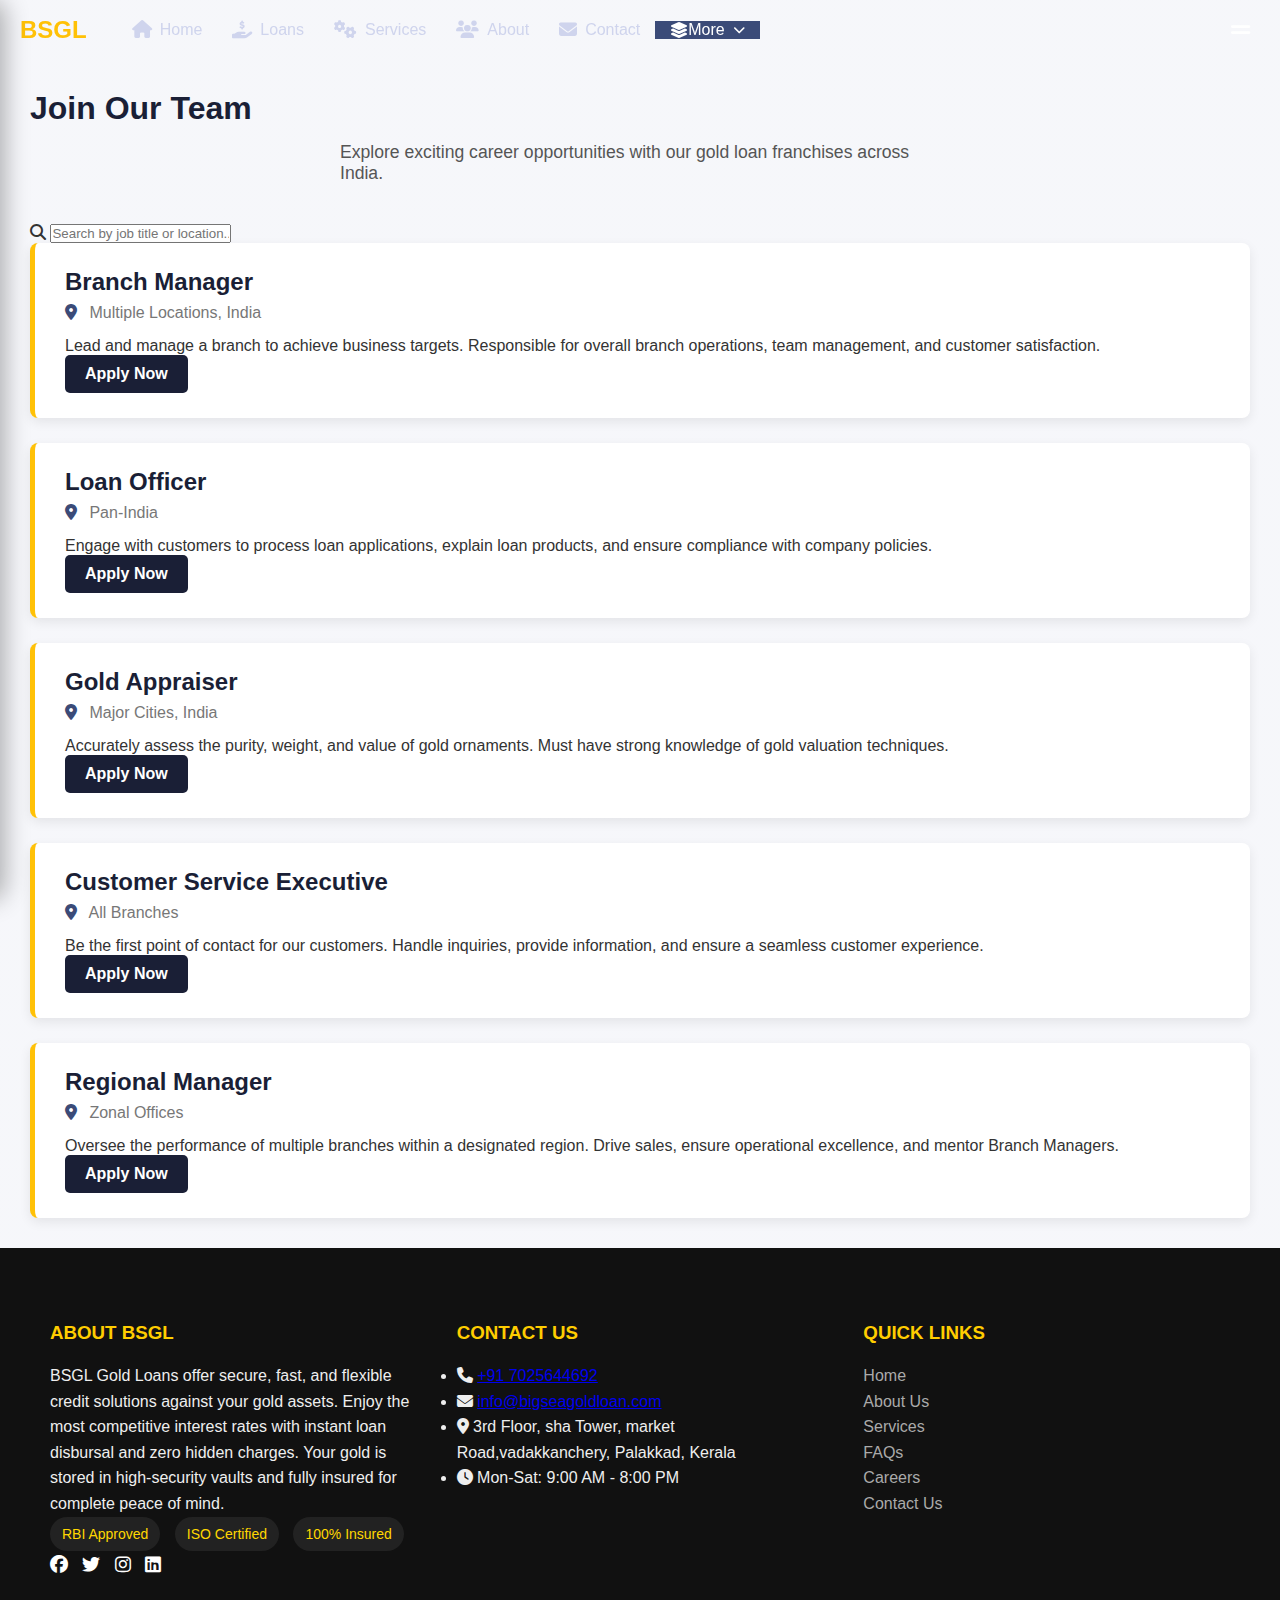
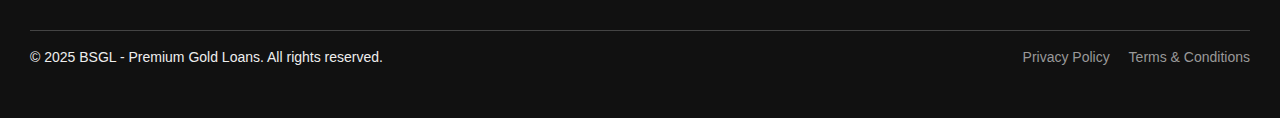
<file: careers.html>
<!DOCTYPE html>
<html lang="en">
<head>
  <meta charset="UTF-8">
  <meta name="viewport" content="width=device-width, initial-scale=1.0">
  <link rel="icon" href="data:image/svg+xml,<svg xmlns=%22http://www.w3.org/2000/svg%22 viewBox=%220 0 100 100%22><text y=%22.9em%22 font-size=%2290%22>🪙</text></svg>">
  <title>Careers - RR gold loan</title>
  <link rel="stylesheet" href="https://cdnjs.cloudflare.com/ajax/libs/font-awesome/6.4.0/css/all.min.css">
  <link rel="stylesheet" href="css.css">
</head>
<body class="careers-page-bg">

  <!-- Top Horizontal Navigation Bar -->
  <header id="top-nav" class="top-nav-bar">
    <div class="nav-left">
      <a href="index.html" class="logo">BSGL</a>
      <nav>
        <a href="index.html"><i class="fa fa-home"></i><span class="text">Home</span></a>
        <a href="loans.html"><i class="fas fa-hand-holding-dollar"></i><span class="text">Loans</span></a>
        <a href="services.html"><i class="fa fa-cogs"></i><span class="text">Services</span></a>
        <a href="about.html"><i class="fa fa-users"></i><span class="text">About</span></a>
        <a href="contact.html"><i class="fa fa-envelope"></i><span class="text">Contact</span></a>
        <div class="nav-dropdown">
          <span class="dropdown-toggle"><i class="fas fa-layer-group"></i><span class="text">More</span><i class="fas fa-chevron-down"></i></span>
          <div class="dropdown-menu">
            <a href="careers.html" class="active"><i class="fa fa-briefcase"></i><span class="text">Careers</span></a>
            <a href="media.html"><i class="fa fa-video"></i><span class="text">Media</span></a>
            <a href="news.html"><i class="fa fa-newspaper"></i><span class="text">News</span></a>
          </div>
        </div>
      </nav>
    </div>
    <div class="mobile-toggle-btn">
      <i class="fas fa-grip-lines icon icon-menu"></i>
      <i class="fas fa-times icon icon-close"></i>
    </div>
  </header>

  <!-- Mobile Sidebar -->
  <div id="mobile-sidebar" class="mobile-sidebar">
    <div class="mobile-sidebar-header">
      <div id="close-sidebar-btn" class="close-btn">&times;</div>
    </div>
    <nav>
      <a href="index.html"><i class="fa fa-home"></i><span class="text">Home</span></a>
      <a href="loans.html"><i class="fas fa-hand-holding-dollar"></i><span class="text">Loans</span></a>
      <a href="services.html"><i class="fa fa-cogs"></i><span class="text">Services</span></a>
      <a href="about.html"><i class="fa fa-users"></i><span class="text">About</span></a>
      <a href="contact.html"><i class="fa fa-envelope"></i><span class="text">Contact</span></a>
      <a href="careers.html" class="active"><i class="fa fa-briefcase"></i><span class="text">Careers</span></a>
      <a href="media.html"><i class="fa fa-video"></i><span class="text">Media</span></a>
      <a href="news.html"><i class="fa fa-newspaper"></i><span class="text">News</span></a>
    </nav>
  </div>

  <!-- Main Content -->
  <div class="main">
    <div class="careers-page">
      <h1 class="page-title">Join Our Team</h1>
      <p class="page-subtitle">Explore exciting career opportunities with our gold loan franchises across India.</p>
      
      <!-- Job Filter/Search Bar -->
      <div class="job-filter">
        <i class="fas fa-search"></i>
        <input type="text" id="jobSearchInput" placeholder="Search by job title or location...">
      </div>

      <div class="job-listings">
        <div class="job-card">
          <h3>Branch Manager</h3>
          <div class="job-location"><i class="fas fa-map-marker-alt"></i> Multiple Locations, India</div>
          <p class="job-description">Lead and manage a branch to achieve business targets. Responsible for overall branch operations, team management, and customer satisfaction.</p>
          <a href="contact.html" class="apply-btn">Apply Now</a>
        </div>
        
        <div class="job-card">
          <h3>Loan Officer</h3>
          <div class="job-location"><i class="fas fa-map-marker-alt"></i> Pan-India</div>
          <p class="job-description">Engage with customers to process loan applications, explain loan products, and ensure compliance with company policies.</p>
          <a href="contact.html" class="apply-btn">Apply Now</a>
        </div>
        
        <div class="job-card">
          <h3>Gold Appraiser</h3>
          <div class="job-location"><i class="fas fa-map-marker-alt"></i> Major Cities, India</div>
          <p class="job-description">Accurately assess the purity, weight, and value of gold ornaments. Must have strong knowledge of gold valuation techniques.</p>
          <a href="contact.html" class="apply-btn">Apply Now</a>
        </div>
        
        <div class="job-card">
          <h3>Customer Service Executive</h3>
          <div class="job-location"><i class="fas fa-map-marker-alt"></i> All Branches</div>
          <p class="job-description">Be the first point of contact for our customers. Handle inquiries, provide information, and ensure a seamless customer experience.</p>
          <a href="contact.html" class="apply-btn">Apply Now</a>
        </div>

        <div class="job-card">
          <h3>Regional Manager</h3>
          <div class="job-location"><i class="fas fa-map-marker-alt"></i> Zonal Offices</div>
          <p class="job-description">Oversee the performance of multiple branches within a designated region. Drive sales, ensure operational excellence, and mentor Branch Managers.</p>
          <a href="contact.html" class="apply-btn">Apply Now</a>
        </div>
      </div>

      <!-- No Results Message -->
      <div id="noJobResults" class="no-results-message" style="display: none;">
        <h3>No jobs found matching your search.</h3>
      </div>
    </div>
  </div>

  <!-- Back to Top Button -->
  <button id="backToTopBtn" title="Go to top"><i class="fas fa-arrow-up"></i></button>

  <div id="footer-container"></div>
  <script src="js/script.js"></script>

</body>
</html>
</file>
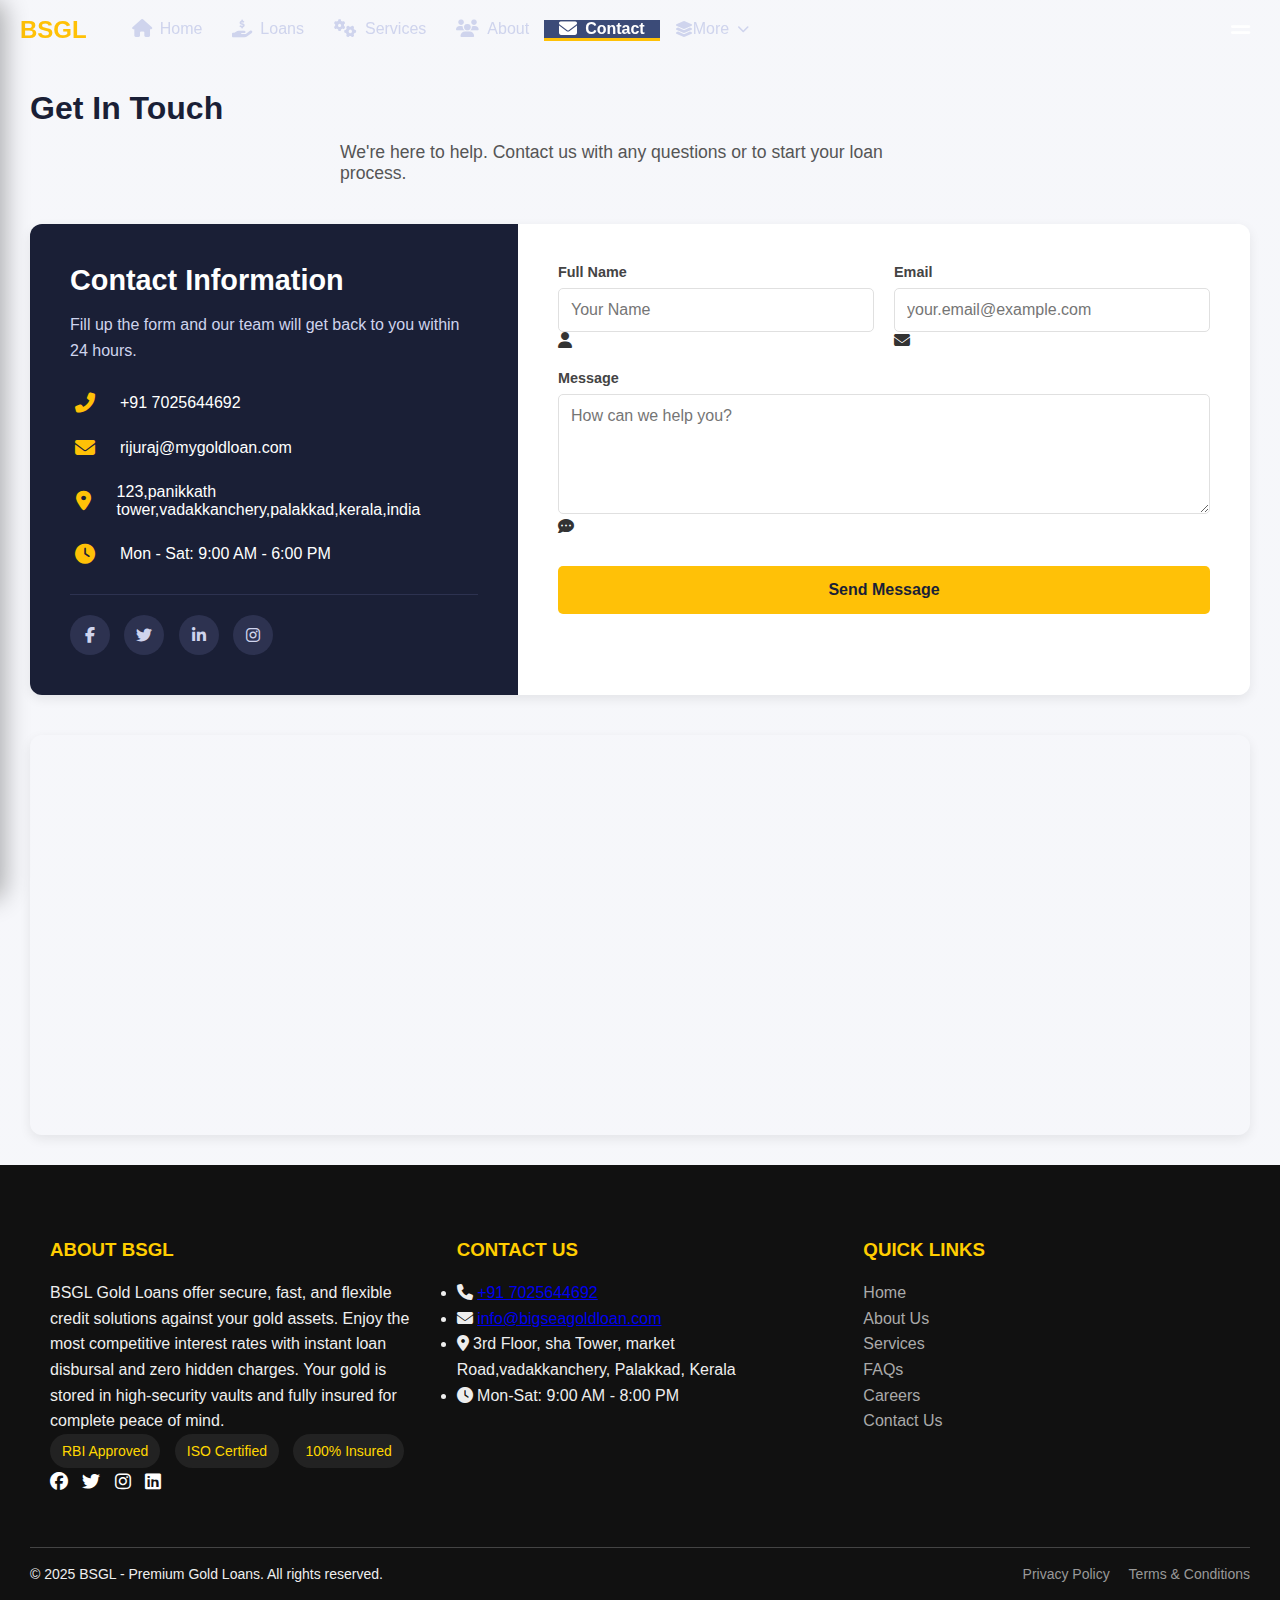
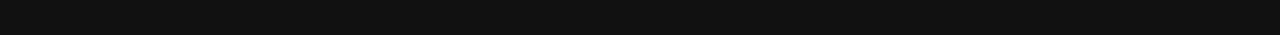
<file: contact.html>
<!DOCTYPE html>
<html lang="en">
<head>
  <meta charset="UTF-8">
  <meta name="viewport" content="width=device-width, initial-scale=1.0">
  <link rel="icon" href="data:image/svg+xml,<svg xmlns=%22http://www.w3.org/2000/svg%22 viewBox=%220 0 100 100%22><text y=%22.9em%22 font-size=%2290%22>🪙</text></svg>">
  <title>Contact Us - RR gold loan</title>
  <link rel="stylesheet" href="https://cdnjs.cloudflare.com/ajax/libs/font-awesome/6.4.0/css/all.min.css">
  <link rel="stylesheet" href="css.css">
</head>
<body class="contact-page-bg">

  <!-- Top Horizontal Navigation Bar -->
  <header id="top-nav" class="top-nav-bar">
    <div class="nav-left">
      <a href="index.html" class="logo">BSGL</a>
      <nav>
        <a href="index.html"><i class="fa fa-home"></i><span class="text">Home</span></a>
        <a href="loans.html"><i class="fas fa-hand-holding-dollar"></i><span class="text">Loans</span></a>
        <a href="services.html"><i class="fa fa-cogs"></i><span class="text">Services</span></a>
        <a href="about.html"><i class="fa fa-users"></i><span class="text">About</span></a>
        <a href="contact.html" class="active"><i class="fa fa-envelope"></i><span class="text">Contact</span></a>
        <div class="nav-dropdown">
          <span class="dropdown-toggle"><i class="fas fa-layer-group"></i><span class="text">More</span><i class="fas fa-chevron-down"></i></span>
          <div class="dropdown-menu">
            <a href="careers.html"><i class="fa fa-briefcase"></i><span class="text">Careers</span></a>
            <a href="media.html"><i class="fa fa-video"></i><span class="text">Media</span></a>
            <a href="news.html"><i class="fa fa-newspaper"></i><span class="text">News</span></a>
          </div>
        </div>
      </nav>
    </div>
    <div class="mobile-toggle-btn">
      <i class="fas fa-grip-lines icon icon-menu"></i>
      <i class="fas fa-times icon icon-close"></i>
    </div>
  </header>

  <!-- Mobile Sidebar -->
  <div id="mobile-sidebar" class="mobile-sidebar">
    <div class="mobile-sidebar-header">
      <div id="close-sidebar-btn" class="close-btn">&times;</div>
    </div>
    <nav>
      <a href="index.html"><i class="fa fa-home"></i><span class="text">Home</span></a>
      <a href="loans.html"><i class="fas fa-hand-holding-dollar"></i><span class="text">Loans</span></a>
      <a href="services.html"><i class="fa fa-cogs"></i><span class="text">Services</span></a>
      <a href="about.html"><i class="fa fa-users"></i><span class="text">About</span></a>
      <a href="contact.html" class="active"><i class="fa fa-envelope"></i><span class="text">Contact</span></a>
      <a href="careers.html"><i class="fa fa-briefcase"></i><span class="text">Careers</span></a>
      <a href="media.html"><i class="fa fa-video"></i><span class="text">Media</span></a>
      <a href="news.html"><i class="fa fa-newspaper"></i><span class="text">News</span></a>
    </nav>
  </div>

  <!-- Main Content -->
  <div class="main">
    <div class="contact-page">
      <h1 class="page-title">Get In Touch</h1>
      <p class="page-subtitle">We're here to help. Contact us with any questions or to start your loan process.</p>

      <div class="contact-container">
        <!-- Contact Information -->
        <div class="contact-info">
          <h2>Contact Information</h2>
          <p>Fill up the form and our team will get back to you within 24 hours.</p>
          <div class="info-item">
            <i class="fas fa-phone-alt"></i>
            <span>+91 7025644692</span>
          </div>
          <div class="info-item">
            <i class="fas fa-envelope"></i>
            <span>rijuraj@mygoldloan.com</span>
          </div>
          <div class="info-item">
            <i class="fas fa-map-marker-alt"></i>
            <span>123,panikkath tower,vadakkanchery,palakkad,kerala,india</span>
          </div>
           <div class="info-item">
            <i class="fas fa-clock"></i>
            <span>Mon - Sat: 9:00 AM - 6:00 PM</span>
          </div>
          <div class="social-media">
            <a href="#"><i class="fab fa-facebook-f"></i></a>
            <a href="#"><i class="fab fa-twitter"></i></a>
            <a href="#"><i class="fab fa-linkedin-in"></i></a>
            <a href="#"><i class="fab fa-instagram"></i></a>
          </div>
        </div>

        <!-- Contact Form -->
        <div class="contact-form-container">
          <form id="contactForm">
            <div class="form-group">
              <label for="name">Full Name</label>
              <div class="input-with-icon">
                <input type="text" id="name" name="name" required placeholder="Your Name">
                <i class="fas fa-user"></i>
              </div>
            </div>
            <div class="form-group">
              <label for="email">Email</label>
              <div class="input-with-icon">
                <input type="email" id="email" name="email" required placeholder="your.email@example.com">
                <i class="fas fa-envelope"></i>
              </div>
            </div>
            <div class="form-group full-width">
              <label for="message">Message</label>
              <div class="input-with-icon">
                <textarea id="message" name="message" rows="5" placeholder="How can we help you?" required></textarea>
                <i class="fas fa-comment-dots" style="top: 20px;"></i>
              </div>
            </div>
            <div class="form-group full-width">
              <button type="submit" class="contact-submit-btn">Send Message</button>
            </div>
          </form>
        </div>
      </div>

      <div class="map-container">
        <!-- Interactive Google Map -->
        <iframe src="https://www.google.com/maps/embed?pb=!1m18!1m12!1m3!1d60421.62421428254!2d72.8011623486328!3d19.086989900000003!2m3!1f0!2f0!3f0!3m2!1i1024!2i768!4f13.1!3m3!1m2!1s0x3be7c9c676022b7b%3A0x45d355156a45a17a!2sBandra%20Kurla%20Complex%2C%20Bandra%20East%2C%20Mumbai%2C%20Maharashtra!5e0!3m2!1sen!2sin!4v1698322983891!5m2!1sen!2sin" allowfullscreen="" loading="lazy" referrerpolicy="no-referrer-when-downgrade"></iframe>
      </div>
    </div>
  </div>

  <!-- Toast Notification Container -->
  <div id="toastContainer"></div>

  <!-- Back to Top Button -->
  <button id="backToTopBtn" title="Go to top"><i class="fas fa-arrow-up"></i></button>

  <div id="footer-container"></div>
  <script src="js/script.js"></script>

</body>
</html>
</file>
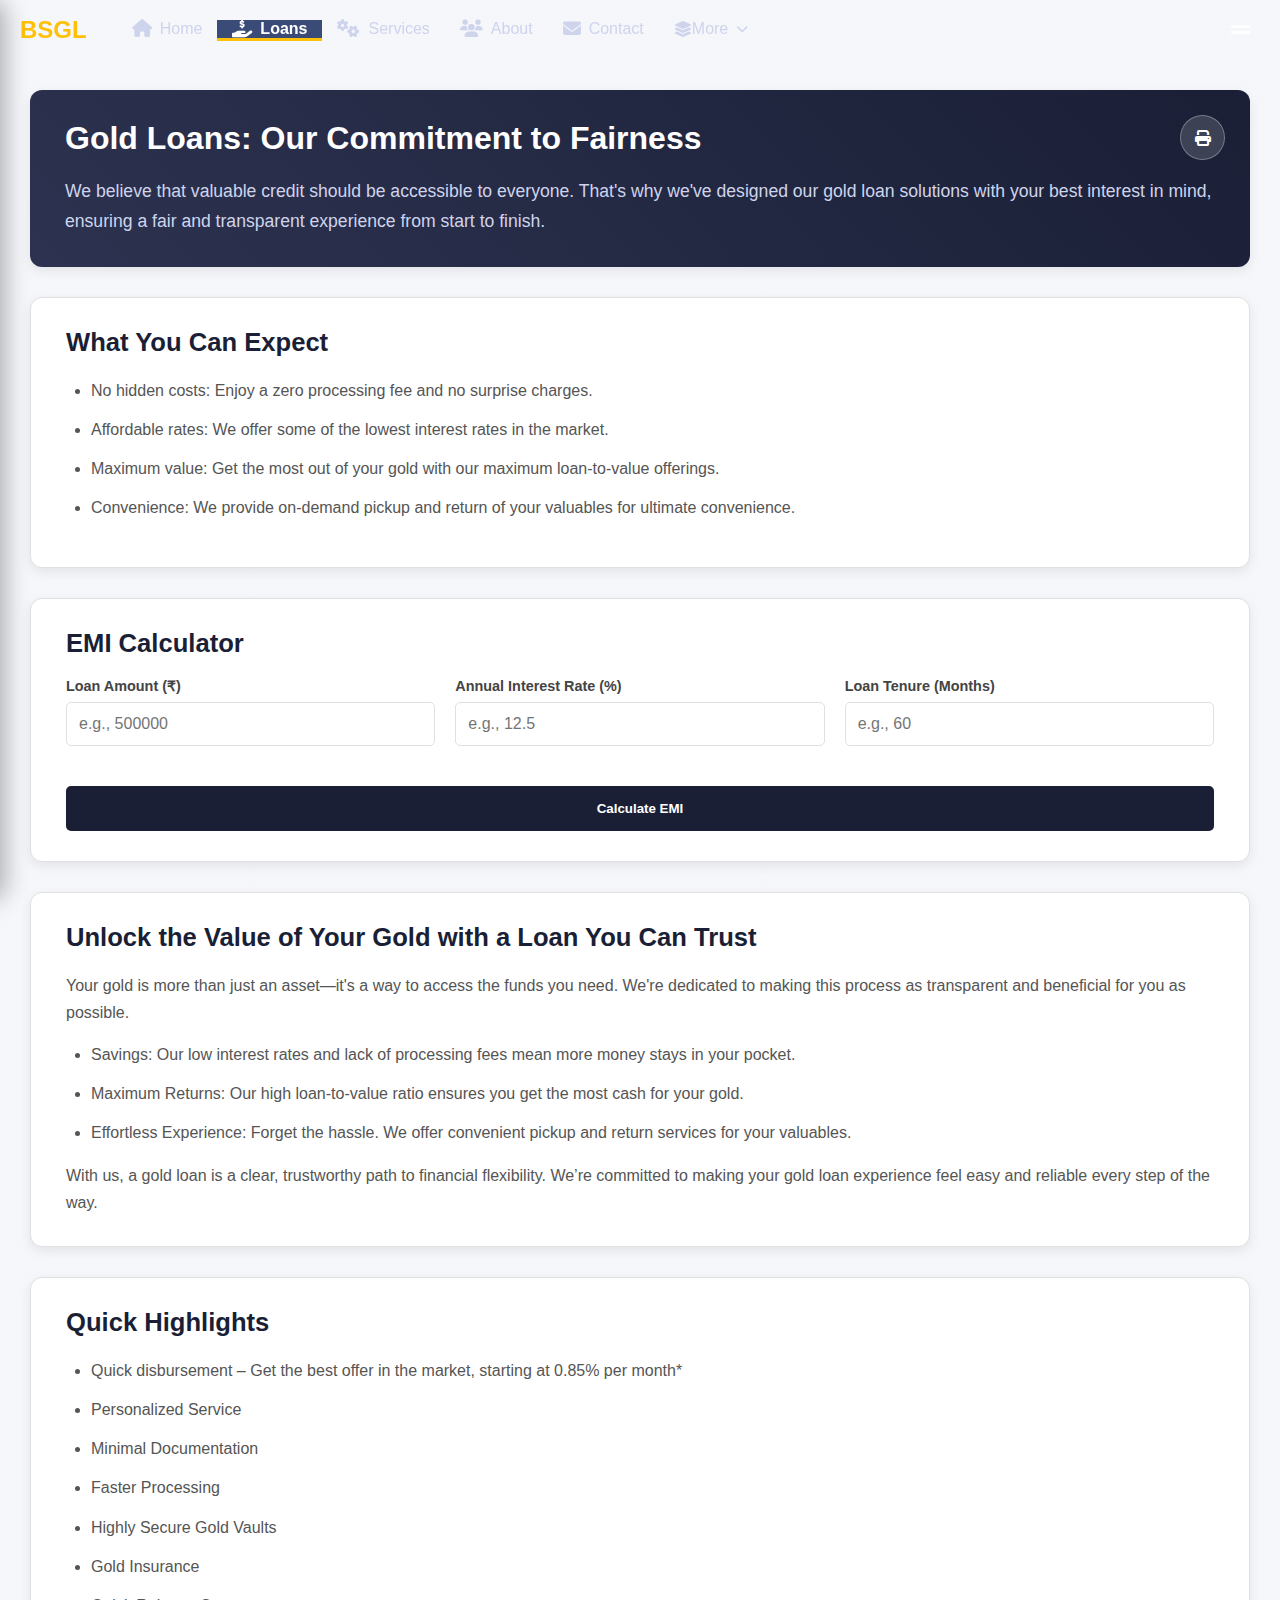
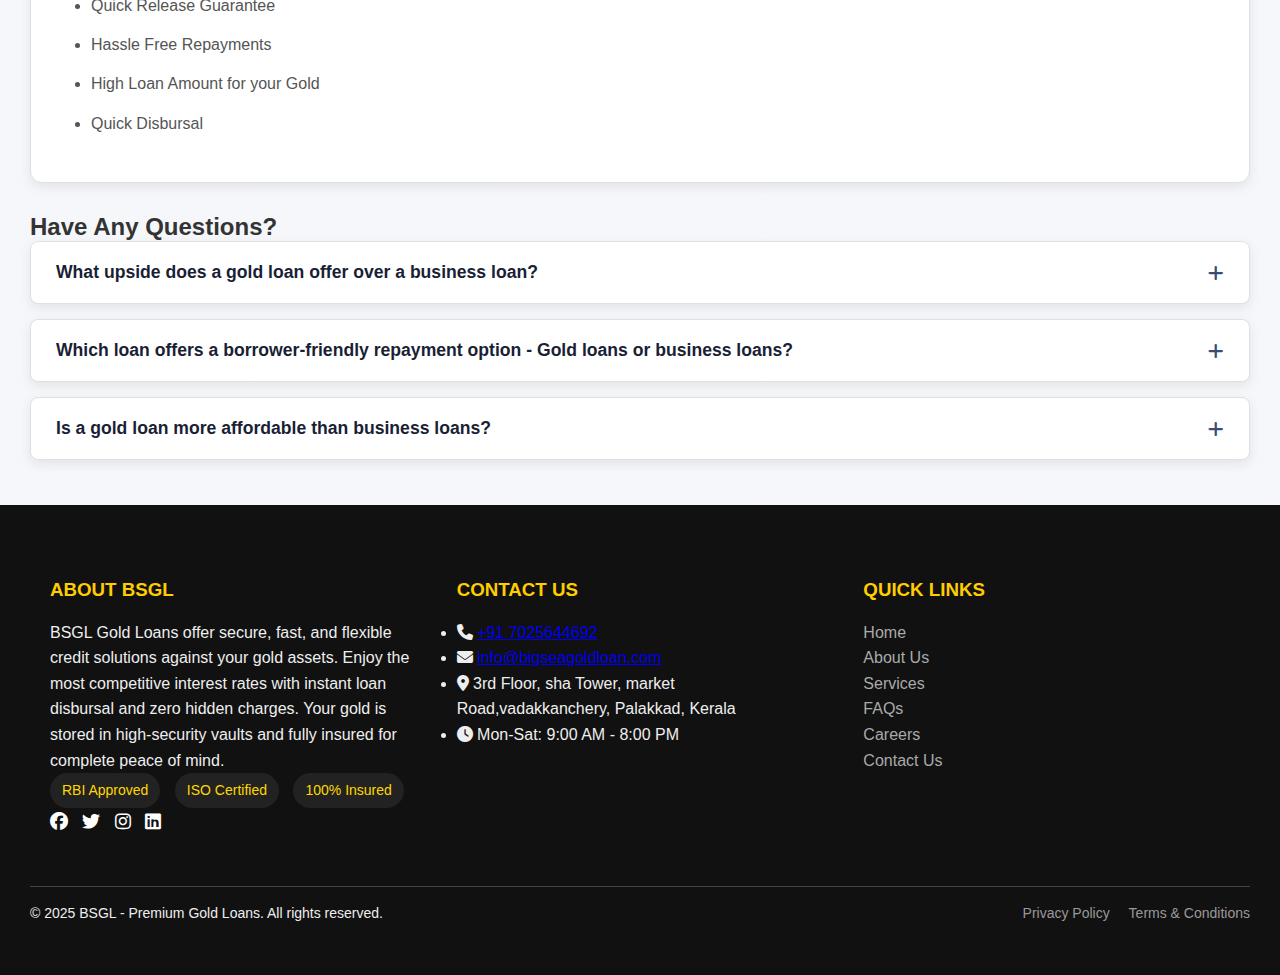
<file: loans.html>
<!DOCTYPE html>
<html lang="en">
<head>
  <meta charset="UTF-8">
  <meta name="viewport" content="width=device-width, initial-scale=1.0">
  <link rel="icon" href="data:image/svg+xml,<svg xmlns=%22http://www.w3.org/2000/svg%22 viewBox=%220 0 100 100%22><text y=%22.9em%22 font-size=%2290%22>🪙</text></svg>">
  <title>Our Loans - RR gold loan</title>
  <link rel="stylesheet" href="https://cdnjs.cloudflare.com/ajax/libs/font-awesome/6.4.0/css/all.min.css">
  <link rel="stylesheet" href="css.css">
</head>
<body class="services-page-bg">

  <!-- Top Horizontal Navigation Bar -->
  <header id="top-nav" class="top-nav-bar">
    <div class="nav-left">
      <a href="index.html" class="logo">BSGL</a>
      <nav>
        <a href="index.html"><i class="fa fa-home"></i><span class="text">Home</span></a>
        <a href="loans.html" class="active"><i class="fas fa-hand-holding-dollar"></i><span class="text">Loans</span></a>
        <a href="services.html"><i class="fa fa-cogs"></i><span class="text">Services</span></a>
        <a href="about.html"><i class="fa fa-users"></i><span class="text">About</span></a>
        <a href="contact.html"><i class="fa fa-envelope"></i><span class="text">Contact</span></a>
        <div class="nav-dropdown">
          <span class="dropdown-toggle"><i class="fas fa-layer-group"></i><span class="text">More</span><i class="fas fa-chevron-down"></i></span>
          <div class="dropdown-menu">
            <a href="careers.html"><i class="fa fa-briefcase"></i><span class="text">Careers</span></a>
            <a href="media.html"><i class="fa fa-video"></i><span class="text">Media</span></a>
            <a href="news.html"><i class="fa fa-newspaper"></i><span class="text">News</span></a>
          </div>
        </div>
      </nav>
    </div>
    <div class="mobile-toggle-btn">
      <i class="fas fa-grip-lines icon icon-menu"></i>
      <i class="fas fa-times icon icon-close"></i>
    </div>
  </header>

  <!-- Mobile Sidebar -->
  <div id="mobile-sidebar" class="mobile-sidebar">
    <div class="mobile-sidebar-header">
      <div id="close-sidebar-btn" class="close-btn">&times;</div>
    </div>
    <nav>
      <a href="index.html"><i class="fa fa-home"></i><span class="text">Home</span></a>
      <a href="loans.html" class="active"><i class="fas fa-hand-holding-dollar"></i><span class="text">Loans</span></a>
      <a href="services.html"><i class="fa fa-cogs"></i><span class="text">Services</span></a>
      <a href="about.html"><i class="fa fa-users"></i><span class="text">About</span></a>
      <a href="contact.html"><i class="fa fa-envelope"></i><span class="text">Contact</span></a>
      <a href="careers.html"><i class="fa fa-briefcase"></i><span class="text">Careers</span></a>
      <a href="media.html"><i class="fa fa-video"></i><span class="text">Media</span></a>
      <a href="news.html"><i class="fa fa-newspaper"></i><span class="text">News</span></a>
    </nav>
  </div>

  <!-- Main Content -->
  <div class="main">
    <div class="services-page">

      <!-- Hero Section -->
      <div class="services-hero loan-content-card">
        <button id="printLoanDetailsBtn" class="print-btn" title="Print Loan Details"><i class="fas fa-print"></i></button>
        <h1>Gold Loans: Our Commitment to Fairness</h1>
        <p>We believe that valuable credit should be accessible to everyone. That's why we've designed our gold loan solutions with your best interest in mind, ensuring a fair and transparent experience from start to finish.</p>
      </div>

      <!-- Features / Benefits -->
      <div id="loan-benefits" class="gold-loan-benefits loan-content-card">
        <h2>What You Can Expect</h2>
        <ul>
          <li>No hidden costs: Enjoy a zero processing fee and no surprise charges.</li>
          <li>Affordable rates: We offer some of the lowest interest rates in the market.</li>
          <li>Maximum value: Get the most out of your gold with our maximum loan-to-value offerings.</li>
          <li>Convenience: We provide on-demand pickup and return of your valuables for ultimate convenience.</li>
        </ul>
      </div>

      <!-- EMI Calculator -->
      <div id="emi-calculator" class="emi-calculator-card loan-content-card">
        <h2>EMI Calculator</h2>
        <div class="calculator-inputs">
          <div class="input-group">
            <label for="loanAmount">Loan Amount (₹)</label>
            <input type="number" id="loanAmount" placeholder="e.g., 500000">
          </div>
          <div class="input-group">
            <label for="interestRate">Annual Interest Rate (%)</label>
            <input type="number" id="interestRate" placeholder="e.g., 12.5">
          </div>
          <div class="input-group">
            <label for="loanTenure">Loan Tenure (Months)</label>
            <input type="number" id="loanTenure" placeholder="e.g., 60">
          </div>
        </div>
        <button id="calculateEmiBtn" class="apply-btn" style="width: 100%; margin-top: 20px; padding: 15px 25px;">Calculate EMI</button>
        <div id="emiResult" class="emi-result" style="display: none;">
          <h3>Your Monthly EMI is:</h3>
          <p>₹ <span id="emiValue"></span></p>
        </div>
      </div>

      <!-- Value Section -->
      <div class="gold-loan-value loan-content-card">
        <h2>Unlock the Value of Your Gold with a Loan You Can Trust</h2>
        <p>Your gold is more than just an asset—it's a way to access the funds you need. We're dedicated to making this process as transparent and beneficial for you as possible.</p>
        <ul>
          <li>Savings: Our low interest rates and lack of processing fees mean more money stays in your pocket.</li>
          <li>Maximum Returns: Our high loan-to-value ratio ensures you get the most cash for your gold.</li>
          <li>Effortless Experience: Forget the hassle. We offer convenient pickup and return services for your valuables.</li>
        </ul>
        <p>With us, a gold loan is a clear, trustworthy path to financial flexibility. We’re committed to making your gold loan experience feel easy and reliable every step of the way.</p>
      </div>

      <!-- Quick Highlights Section -->
      <div id="quick-highlights" class="gold-loan-highlights loan-content-card">
        <h2>Quick Highlights</h2>
        <ul>
          <li>Quick disbursement – Get the best offer in the market, starting at 0.85% per month*</li>
          <li>Personalized Service</li>
          <li>Minimal Documentation</li>
          <li>Faster Processing</li>
          <li>Highly Secure Gold Vaults</li>
          <li>Gold Insurance</li>
          <li>Quick Release Guarantee</li>
          <li>Hassle Free Repayments</li>
          <li>High Loan Amount for your Gold</li>
          <li>Quick Disbursal</li>
        </ul>
      </div>

      <!-- FAQ Section -->
      <div id="faq" class="gold-loan-faq">
        <h2>Have Any Questions?</h2>

        <div class="faq-item">
          <h3 class="faq-question">What upside does a gold loan offer over a business loan?</h3>
          <div class="faq-answer">
            <p>Gold loans offer quicker processing times, easier application process, and higher approval rate. Since capital secured from a gold loan can be used to fulfill business requirements, it is often a more feasible option to secure quick funding.</p>
          </div>
        </div>

        <div class="faq-item">
          <h3 class="faq-question">Which loan offers a borrower-friendly repayment option - Gold loans or business loans?</h3>
          <div class="faq-answer">
            <p>Most business loans have a fixed tenure and fixed EMI, whereas gold loans allow flexible monthly interest payments and bullet repayments. Gold loans offer more flexibility.</p>
          </div>
        </div>

        <div class="faq-item">
          <h3 class="faq-question">Is a gold loan more affordable than business loans?</h3>
          <div class="faq-answer">
            <p>Yes. Gold loans start at just 0.75%* per month, whereas most business loans charge 10%-30% per annum. Gold loans are a cost-effective option.</p>
          </div>
        </div>

      </div>

    </div>
  </div>
  <!-- Back to Top Button -->
  <button id="backToTopBtn" title="Go to top"><i class="fas fa-arrow-up"></i></button>

  <div id="footer-container"></div>
  <script src="js/script.js"></script>
</body>
</html>
</file>
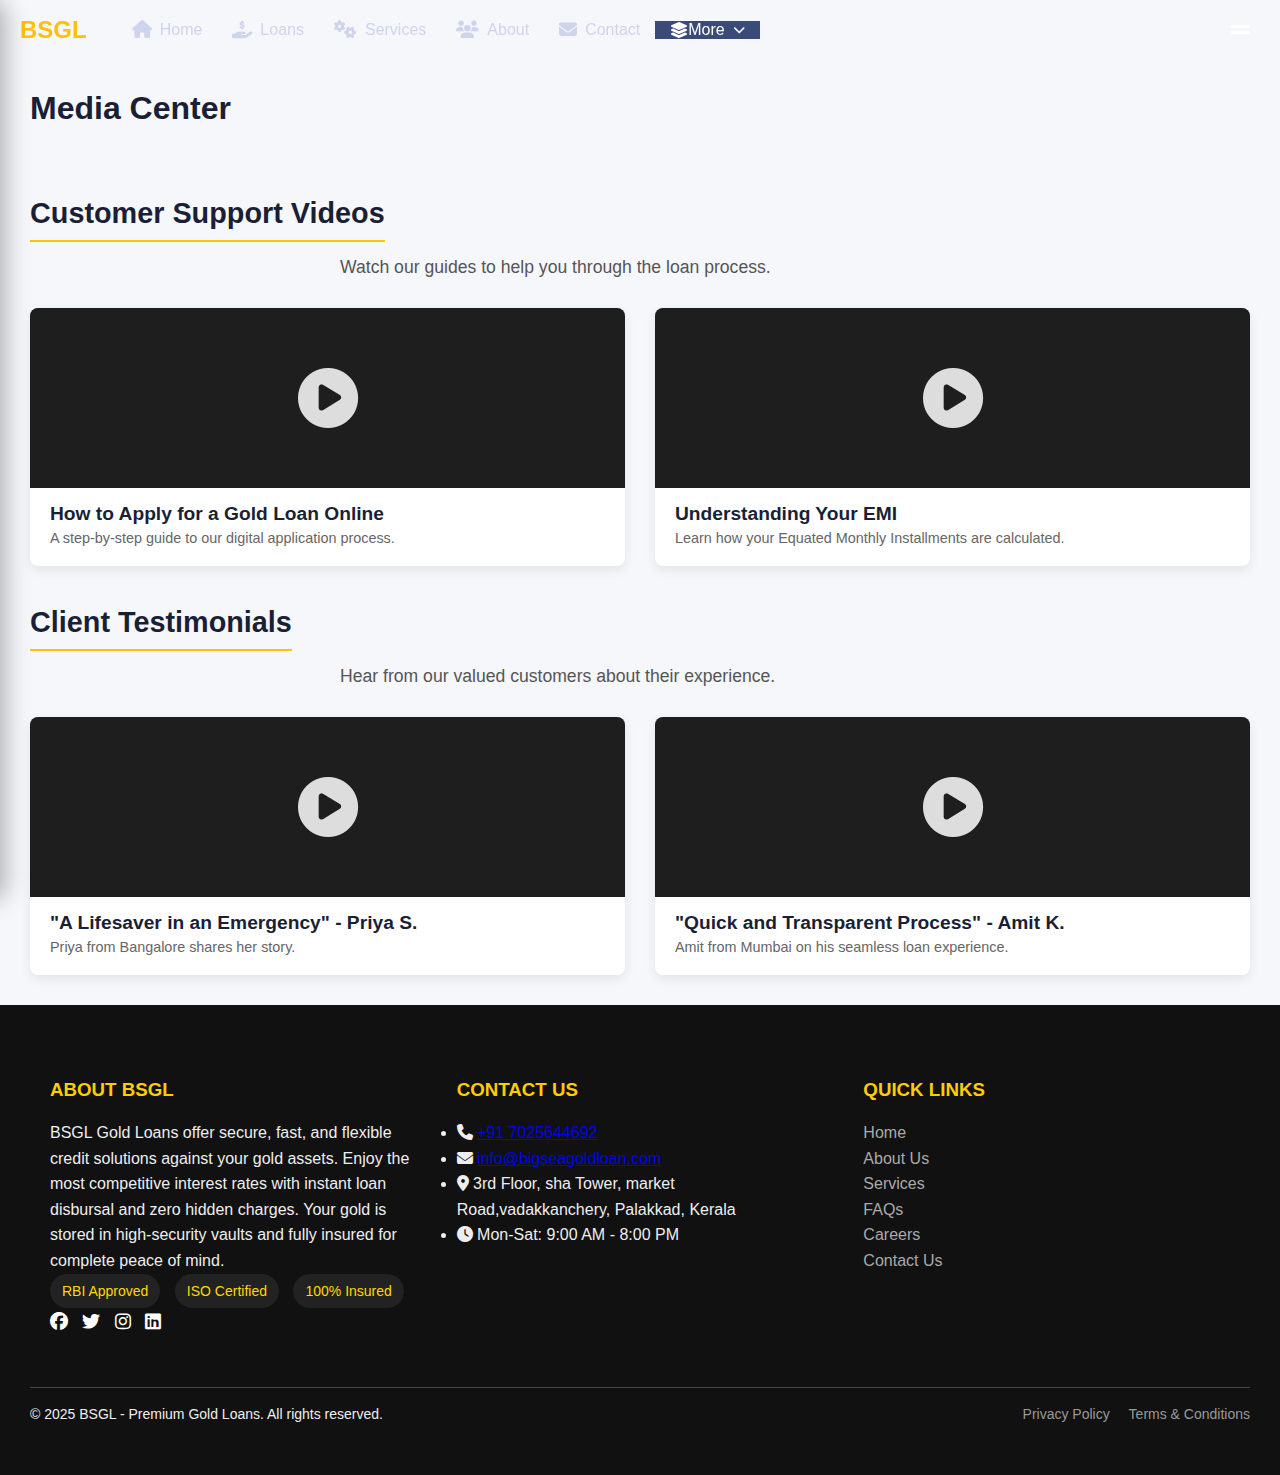
<file: media.html>
<!DOCTYPE html>
<html lang="en">
<head>
  <meta charset="UTF-8">
  <meta name="viewport" content="width=device-width, initial-scale=1.0">
  <link rel="icon" href="data:image/svg+xml,<svg xmlns=%22http://www.w3.org/2000/svg%22 viewBox=%220 0 100 100%22><text y=%22.9em%22 font-size=%2290%22>🪙</text></svg>">
  <title>Media - RR gold loan</title>
  <link rel="stylesheet" href="https://cdnjs.cloudflare.com/ajax/libs/font-awesome/6.4.0/css/all.min.css">
  <link rel="stylesheet" href="css.css">
</head>
<body class="media-page-bg">

  <!-- Top Horizontal Navigation Bar -->
  <header id="top-nav" class="top-nav-bar">
    <div class="nav-left">
      <a href="index.html" class="logo">BSGL</a>
      <nav>
        <a href="index.html"><i class="fa fa-home"></i><span class="text">Home</span></a>
        <a href="loans.html"><i class="fas fa-hand-holding-dollar"></i><span class="text">Loans</span></a>
        <a href="services.html"><i class="fa fa-cogs"></i><span class="text">Services</span></a>
        <a href="about.html"><i class="fa fa-users"></i><span class="text">About</span></a>
        <a href="contact.html"><i class="fa fa-envelope"></i><span class="text">Contact</span></a>
        <div class="nav-dropdown">
          <span class="dropdown-toggle"><i class="fas fa-layer-group"></i><span class="text">More</span><i class="fas fa-chevron-down"></i></span>
          <div class="dropdown-menu">
            <a href="careers.html"><i class="fa fa-briefcase"></i><span class="text">Careers</span></a>
            <a href="media.html" class="active"><i class="fa fa-video"></i><span class="text">Media</span></a>
            <a href="news.html"><i class="fa fa-newspaper"></i><span class="text">News</span></a>
          </div>
        </div>
      </nav>
    </div>
    <div class="mobile-toggle-btn">
      <i class="fas fa-grip-lines icon icon-menu"></i>
      <i class="fas fa-times icon icon-close"></i>
    </div>
  </header>

  <!-- Mobile Sidebar -->
  <div id="mobile-sidebar" class="mobile-sidebar">
    <div class="mobile-sidebar-header">
      <div id="close-sidebar-btn" class="close-btn">&times;</div>
    </div>
    <nav>
      <a href="index.html"><i class="fa fa-home"></i><span class="text">Home</span></a>
      <a href="loans.html"><i class="fas fa-hand-holding-dollar"></i><span class="text">Loans</span></a>
      <a href="services.html"><i class="fa fa-cogs"></i><span class="text">Services</span></a>
      <a href="about.html"><i class="fa fa-users"></i><span class="text">About</span></a>
      <a href="contact.html"><i class="fa fa-envelope"></i><span class="text">Contact</span></a>
      <a href="careers.html"><i class="fa fa-briefcase"></i><span class="text">Careers</span></a>
      <a href="media.html" class="active"><i class="fa fa-video"></i><span class="text">Media</span></a>
      <a href="news.html"><i class="fa fa-newspaper"></i><span class="text">News</span></a>
    </nav>
  </div>

  <!-- Main Content -->
  <div class="main">
    <div class="media-page">
      <h1 class="page-title">Media Center</h1>

      <h2 class="media-section-title">Customer Support Videos</h2>
      <p class="page-subtitle">Watch our guides to help you through the loan process.</p>
      <div class="video-grid">
        <div class="video-card" data-video-id="M7lc1UVf-VE">
          <div class="video-thumbnail">
            <i class="fas fa-play-circle"></i>
          </div>
          <h3 class="video-title">How to Apply for a Gold Loan Online</h3>
          <p class="video-description">A step-by-step guide to our digital application process.</p>
        </div>
        <div class="video-card" data-video-id="M7lc1UVf-VE">
          <div class="video-thumbnail">
            <i class="fas fa-play-circle"></i>
          </div>
          <h3 class="video-title">Understanding Your EMI</h3>
          <p class="video-description">Learn how your Equated Monthly Installments are calculated.</p>
        </div>
      </div>

      <h2 class="media-section-title">Client Testimonials</h2>
      <p class="page-subtitle">Hear from our valued customers about their experience.</p>
      <div class="video-grid">
        <div class="video-card" data-video-id="M7lc1UVf-VE">
          <div class="video-thumbnail">
            <i class="fas fa-play-circle"></i>
          </div>
          <h3 class="video-title">"A Lifesaver in an Emergency" - Priya S.</h3>
          <p class="video-description">Priya from Bangalore shares her story.</p>
        </div>
        <div class="video-card" data-video-id="M7lc1UVf-VE">
          <div class="video-thumbnail">
            <i class="fas fa-play-circle"></i>
          </div>
          <h3 class="video-title">"Quick and Transparent Process" - Amit K.</h3>
          <p class="video-description">Amit from Mumbai on his seamless loan experience.</p>
        </div>
      </div>
    </div>
  </div>

  <!-- Video Modal -->
  <div id="videoModal" class="video-modal-overlay">
    <div class="video-modal-content">
      <span id="closeVideoModal" class="video-modal-close">&times;</span>
      <div id="videoPlayerContainer" class="video-player-container">
        <!-- YouTube Iframe will be injected here -->
      </div>
    </div>
  </div>

  <!-- Back to Top Button -->
  <button id="backToTopBtn" title="Go to top"><i class="fas fa-arrow-up"></i></button>

  <div id="footer-container"></div>
  <script src="js/script.js"></script>

</body>
</html>
</file>
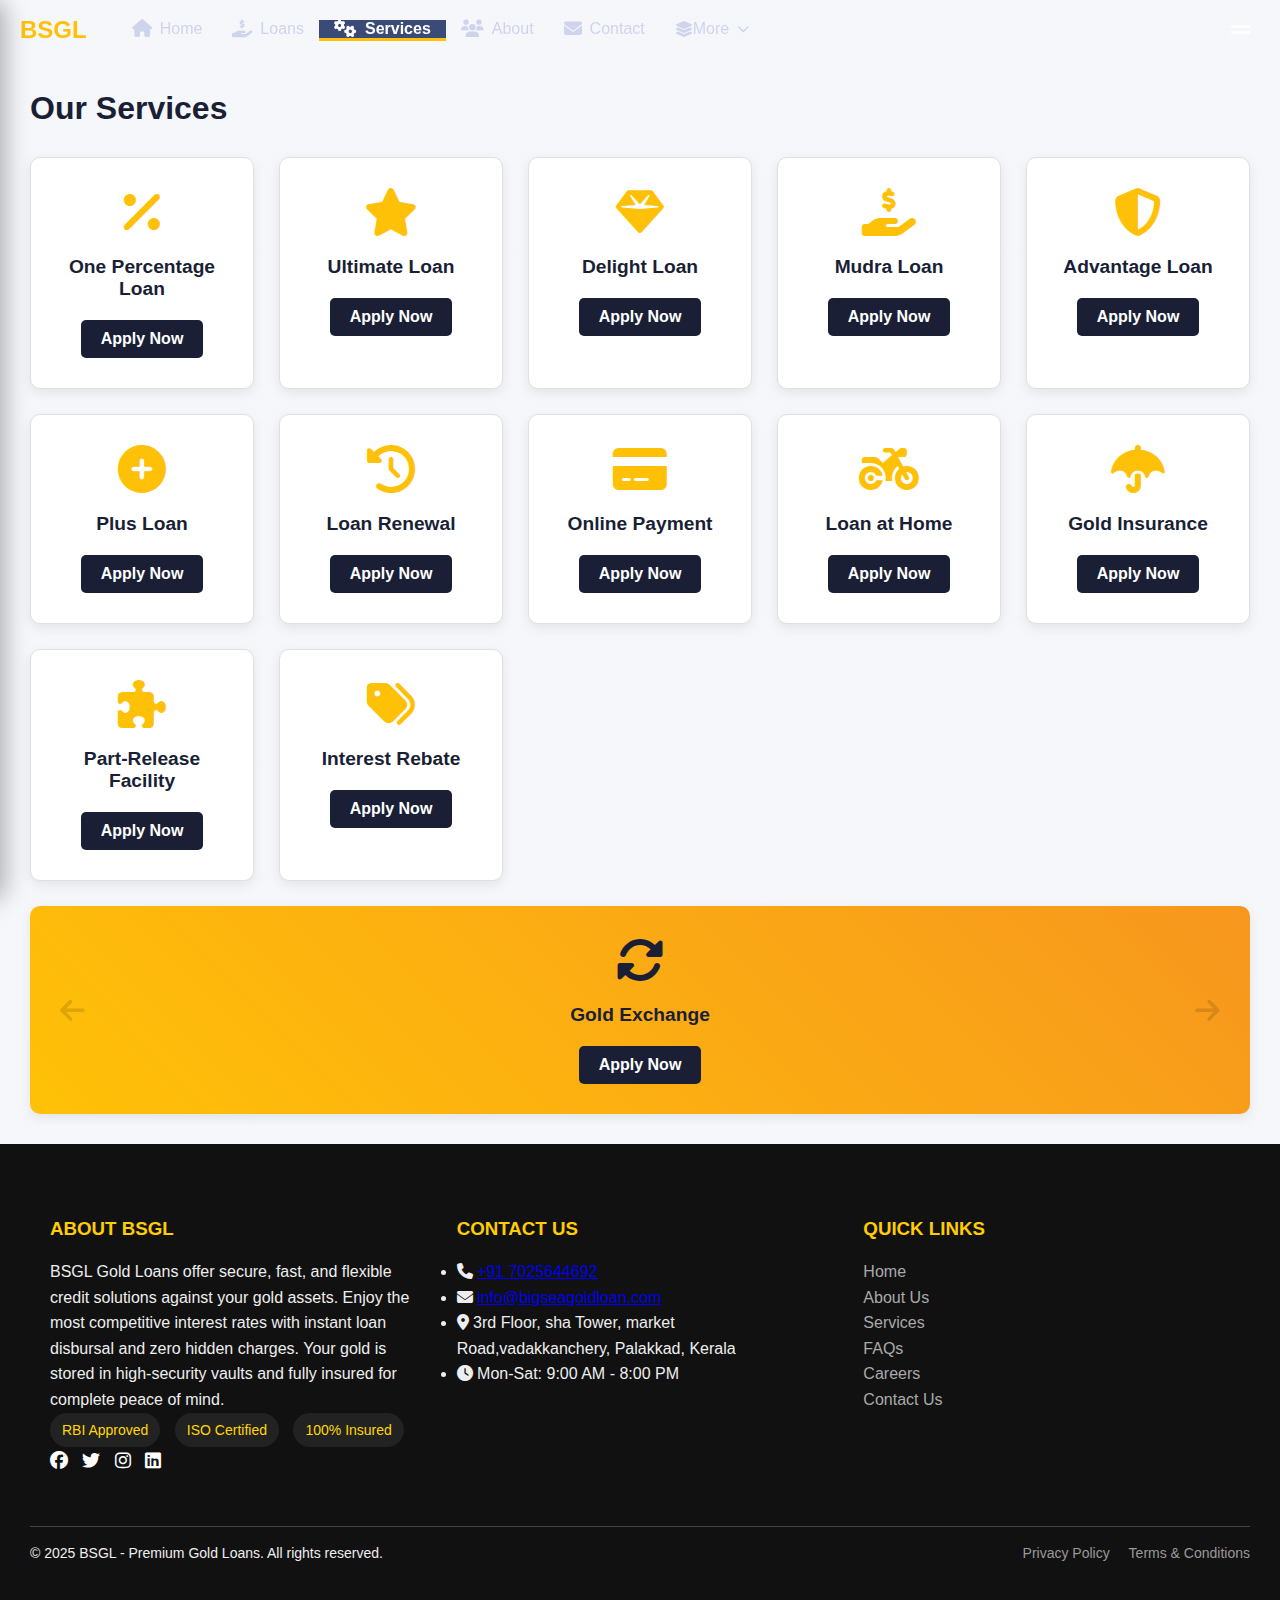
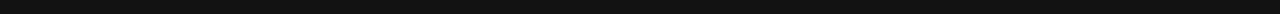
<file: services.html>
<!DOCTYPE html>
<html lang="en">
<head>
  <meta charset="UTF-8">
  <meta name="viewport" content="width=device-width, initial-scale=1.0">
  <link rel="icon" href="data:image/svg+xml,<svg xmlns=%22http://www.w3.org/2000/svg%22 viewBox=%220 0 100 100%22><text y=%22.9em%22 font-size=%2290%22>🪙</text></svg>">
  <title>Our Services - RR gold loan</title>
  <link rel="stylesheet" href="https://cdnjs.cloudflare.com/ajax/libs/font-awesome/6.4.0/css/all.min.css">
  <link rel="stylesheet" href="css.css">
</head>
<body class="services-page-bg">

  <!-- Top Horizontal Navigation Bar -->
  <header id="top-nav" class="top-nav-bar">
    <div class="nav-left">
      <a href="index.html" class="logo">BSGL</a>
      <nav>
        <a href="index.html"><i class="fa fa-home"></i><span class="text">Home</span></a>
        <a href="loans.html"><i class="fas fa-hand-holding-dollar"></i><span class="text">Loans</span></a>
        <a href="services.html" class="active"><i class="fa fa-cogs"></i><span class="text">Services</span></a>
        <a href="about.html"><i class="fa fa-users"></i><span class="text">About</span></a>
        <a href="contact.html"><i class="fa fa-envelope"></i><span class="text">Contact</span></a>
        <div class="nav-dropdown">
          <span class="dropdown-toggle"><i class="fas fa-layer-group"></i><span class="text">More</span><i class="fas fa-chevron-down"></i></span>
          <div class="dropdown-menu">
            <a href="careers.html"><i class="fa fa-briefcase"></i><span class="text">Careers</span></a>
            <a href="media.html"><i class="fa fa-video"></i><span class="text">Media</span></a>
            <a href="news.html"><i class="fa fa-newspaper"></i><span class="text">News</span></a>
          </div>
        </div>
      </nav>
    </div>
    <div class="mobile-toggle-btn">
      <i class="fas fa-grip-lines icon icon-menu"></i>
      <i class="fas fa-times icon icon-close"></i>
    </div>
  </header>

  <!-- Mobile Sidebar -->
  <div id="mobile-sidebar" class="mobile-sidebar">
    <div class="mobile-sidebar-header">
      <div id="close-sidebar-btn" class="close-btn">&times;</div>
    </div>
    <nav>
      <a href="index.html"><i class="fa fa-home"></i><span class="text">Home</span></a>
      <a href="loans.html"><i class="fas fa-hand-holding-dollar"></i><span class="text">Loans</span></a>
      <a href="services.html" class="active"><i class="fa fa-cogs"></i><span class="text">Services</span></a>
      <a href="about.html"><i class="fa fa-users"></i><span class="text">About</span></a>
      <a href="contact.html"><i class="fa fa-envelope"></i><span class="text">Contact</span></a>
      <a href="careers.html"><i class="fa fa-briefcase"></i><span class="text">Careers</span></a>
      <a href="media.html"><i class="fa fa-video"></i><span class="text">Media</span></a>
      <a href="news.html"><i class="fa fa-newspaper"></i><span class="text">News</span></a>
    </nav>
  </div>

  <!-- Main Content -->
  <div class="main">
    <div class="services-page">
      <h1 class="page-title">Our Services</h1>
      <div class="service-options-grid">
        <div class="service-option-card">
          <i class="fas fa-percentage"></i>
          <h3>One Percentage Loan</h3>
          <a href="contact.html" class="apply-btn">Apply Now</a>
        </div>
        <div class="service-option-card">
          <i class="fas fa-star"></i>
          <h3>Ultimate Loan</h3>
          <a href="contact.html" class="apply-btn">Apply Now</a>
        </div>
        <div class="service-option-card">
          <i class="fas fa-gem"></i>
          <h3>Delight Loan</h3>
          <a href="contact.html" class="apply-btn">Apply Now</a>
        </div>
        <div class="service-option-card">
          <i class="fas fa-hand-holding-dollar"></i>
          <h3>Mudra Loan</h3>
          <a href="contact.html" class="apply-btn">Apply Now</a>
        </div>
        <div class="service-option-card">
          <i class="fas fa-shield-halved"></i>
          <h3>Advantage Loan</h3>
          <a href="contact.html" class="apply-btn">Apply Now</a>
        </div>
        <div class="service-option-card">
          <i class="fas fa-plus-circle"></i>
          <h3>Plus Loan</h3>
          <a href="contact.html" class="apply-btn">Apply Now</a>
        </div>
        <div class="service-option-card">
          <i class="fas fa-history"></i>
          <h3>Loan Renewal</h3>
          <a href="contact.html" class="apply-btn">Apply Now</a>
        </div>
        <div class="service-option-card">
          <i class="fas fa-credit-card"></i>
          <h3>Online Payment</h3>
          <a href="contact.html" class="apply-btn">Apply Now</a>
        </div>
        <div class="service-option-card">
          <i class="fas fa-motorcycle"></i>
          <h3>Loan at Home</h3>
          <a href="contact.html" class="apply-btn">Apply Now</a>
        </div>
        <div class="service-option-card">
          <i class="fas fa-umbrella"></i>
          <h3>Gold Insurance</h3>
          <a href="contact.html" class="apply-btn">Apply Now</a>
        </div>
        <div class="service-option-card">
          <i class="fas fa-puzzle-piece"></i>
          <h3>Part-Release Facility</h3>
          <a href="contact.html" class="apply-btn">Apply Now</a>
        </div>
        <div class="service-option-card">
          <i class="fas fa-tags"></i>
          <h3>Interest Rebate</h3>
          <a href="contact.html" class="apply-btn">Apply Now</a>
        </div>
        <div class="service-option-card gold-exchange-card">
          <i class="fas fa-sync-alt"></i>
          <h3>Gold Exchange</h3>
          <a href="contact.html" class="apply-btn">Apply Now</a>
        </div>
      </div>
    </div>
  </div>

  <!-- Back to Top Button -->
  <button id="backToTopBtn" title="Go to top"><i class="fas fa-arrow-up"></i></button>

  <div id="footer-container"></div>
  <script src="js/script.js"></script>

</body>
</html>
</file>
<file: css.css>
/* ==========================================================================
   1. CSS Variables & General Reset
   ========================================================================== */

:root {
  --primary-dark: #1A1F36;
  --primary-medium: #2d3250;
  --primary-light: #3b4b78;
  --text-primary: #ffffff;
  --text-secondary: #cfd4ed;
  --accent: #ffc107;
  --background-light: #f8f9fc;
  --sidebar-width: 250px;
  --sidebar-width-collapsed: 80px;
  --border-color: #e0e0e0;
  --shadow: 0 4px 12px rgba(0, 0, 0, 0.08);
  --transition-speed: 0.35s;
  --header-height: 60px;
}

* {
  margin: 0;
  padding: 0;
  box-sizing: border-box;
}

html {
  scroll-behavior: smooth;
}

body {
  background-size: cover;
  background-position: center center;
  background-attachment: fixed;
  font-family: 'Poppins', 'Segoe UI', Tahoma, Geneva, Verdana, sans-serif;
  background-color: var(--background-light);
  color: #333;
  /* NOTE: display:flex and overflow:hidden were removed to support multiple page layouts.
     Dashboard layout is now handled by sidebar and main content styles. */
}

/* Utility class to prevent body scroll when a modal is open */
body.modal-open {
  overflow: hidden;
}

/* ==========================================================================
   2.1 Toast Notifications
   ========================================================================== */

#toastContainer {
  position: fixed;
  top: 20px;
  right: 20px;
  z-index: 1055; /* High z-index to be on top */
  display: flex;
  flex-direction: column;
  gap: 10px;
  width: auto;
  max-width: 350px;
}

.toast-message {
  background-color: #28a745; /* Success green */
  color: white;
  padding: 15px 20px;
  border-radius: 8px;
  box-shadow: var(--shadow);
  display: flex;
  align-items: center;
  gap: 15px;
  opacity: 0;
  transform: translateX(120%);
  transition: all 0.5s cubic-bezier(0.68, -0.55, 0.27, 1.55);
  font-weight: 500;
}

.toast-message.show {
  opacity: 1;
  transform: translateX(0);
}

.toast-message i {
  font-size: 22px;
}

.toast-message.error { background-color: #dc3545; }
.toast-message.info { background-color: #17a2b8; }

/* ==========================================================================
   3. Dashboard Layout (for dashboard.html)
   ========================================================================== */

/* Main Content Styling */
.main {
  /* MODIFIED: Adjusted for top bar */
  margin-left: var(--sidebar-width);
  padding: 30px;
  flex: 1;
  transition: margin-left var(--transition-speed) ease-in-out;
  /* MODIFIED: Adjusted for top bar */
  padding-top: calc(var(--header-height) + 30px);
  margin-left: 0;
  height: auto;
  min-height: 100vh;
  overflow-y: auto;
}

/* ==========================================================================
   NEW: Top Horizontal Navigation Bar
   ========================================================================== */
.top-nav-bar {
  position: fixed;
  top: 0;
  left: 0;
  width: 100%;
  height: var(--header-height);
  /* MODIFIED: Start with a transparent background */
  background-color: transparent;
  color: var(--text-primary);
  z-index: 1000;
  display: flex;
  align-items: center;
  padding: 0 20px;
  flex-direction: row;
  justify-content: space-between;
  transition: background-color 0.3s ease, box-shadow 0.3s ease;
}

.top-nav-bar.scrolled {
  background-color: var(--primary-dark);
  box-shadow: 0 2px 10px rgba(0,0,0,0.2);
}

.top-nav-bar .nav-left,
.top-nav-bar .nav-right {
  display: flex;
  align-items: center;
  gap: 10px;
}

.top-nav-bar .logo {
  color: var(--accent);
  font-size: 24px;
  font-weight: bold;
  text-decoration: none;
  margin-right: 20px;
}

.top-nav-bar nav {
  display: flex;
  flex-direction: row;
  height: 100%;
}

.top-nav-bar nav a {
  display: flex;
  align-items: center;
  padding: 0 15px;
  height: 100%;
  color: var(--text-secondary);
  text-decoration: none;
  transition: background-color 0.2s, color 0.2s;
  white-space: nowrap;
  border-left: none; /* Override sidebar style */
  padding-left: 15px; /* Override sidebar style */
}

.top-nav-bar nav a:hover {
  background-color: var(--primary-medium);
  color: var(--text-primary);
  transform: none; /* Override sidebar style */
}

.top-nav-bar nav a.active {
  background-color: var(--primary-light);
  color: var(--text-primary);
  font-weight: 600;
  border-left: none; /* Override sidebar style */
  border-bottom: 3px solid var(--accent);
  padding-left: 15px; /* Override sidebar style */
}

.top-nav-bar nav a i {
  font-size: 18px;
  margin-right: 8px;
}

.top-nav-bar nav a .text {
  margin-left: 0;
  opacity: 1;
}

/* ==========================================================================
   NEW: Navigation Dropdown
   ========================================================================== */
.nav-dropdown {
  position: relative;
  height: 100%;
}

.dropdown-toggle {
  display: flex;
  align-items: center;
  height: 100%;
  padding: 0 15px;
  color: var(--text-secondary);
  text-decoration: none;
  cursor: pointer;
  transition: background-color 0.2s, color 0.2s;
}

/* Style for when the parent dropdown toggle is active */
.dropdown-toggle.active {
  background-color: var(--primary-light);
  color: var(--text-primary);
}

.dropdown-toggle .fa-chevron-down {
  font-size: 12px;
  margin-left: 8px;
}

.nav-dropdown:hover .dropdown-toggle .fa-chevron-down {
  transform: rotate(180deg);
}

.dropdown-menu {
  position: absolute;
  top: 100%;
  left: 0;
  background-color: var(--primary-medium);
  border-radius: 0 0 8px 8px;
  box-shadow: 0 10px 25px rgba(0,0,0,0.3);
  list-style: none;
  padding: 10px 0;
  margin: 0;
  min-width: 200px;
  z-index: 1001;
  border-top: 1px solid var(--primary-light);
  /* Animation properties */
  opacity: 0;
  visibility: hidden;
  transform: translateY(10px);
  transition: opacity 0.3s ease, transform 0.3s ease, visibility 0.3s;
}

.nav-dropdown.open .dropdown-menu {
  opacity: 1;
  visibility: visible;
  transform: translateY(0);
}

.nav-dropdown.open .dropdown-toggle .fa-chevron-down {
  transform: rotate(180deg);
}

.dropdown-menu a {
  padding: 12px 20px !important; /* Use !important to override general nav 'a' styles */
  height: auto !important;
  display: flex !important;
  align-items: center;
  color: var(--text-secondary) !important;
  background-color: transparent !important; /* Ensure no background from .active is inherited */
  border: none !important; /* Ensure no border from .active is inherited */
}

/* ==========================================================================
   NEW: Mobile Responsive Sidebar
   ========================================================================== */

.mobile-toggle-btn {
  display: none; /* Hidden on desktop */
  font-size: 22px;
  cursor: pointer;
  padding: 5px 10px;
  border-radius: 5px;
  transition: background-color 0.2s;
  position: relative;
  width: 40px;
  height: 40px;
  display: flex;
  justify-content: center;
  align-items: center;
}

.mobile-toggle-btn .icon {
  position: absolute;
  color: var(--text-primary);
  transition: transform 0.3s ease, opacity 0.3s ease;
}

.mobile-toggle-btn .icon-close {
  transform: scale(0.5) rotate(-90deg);
  opacity: 0;
}

.mobile-toggle-btn.active .icon-menu {
  transform: scale(0.5) rotate(90deg);
  opacity: 0;
}
.mobile-toggle-btn.active .icon-close {
  transform: scale(1) rotate(0deg);
  opacity: 1;
}

.mobile-toggle-btn:hover {
  background-color: var(--primary-medium);
}

.mobile-sidebar {
  position: fixed; /* Reverted to fixed for full-screen overlay */
  top: 0;
  left: 0;
  height: 100%;
  width: 280px; /* A standard sidebar width */
  /* New: Add a subtle gradient for depth */
  background-image: linear-gradient(to bottom, var(--primary-medium), var(--primary-dark));
  border-radius: 0 15px 15px 0;
  z-index: 3000; /* High z-index to be on top of everything */
  box-shadow: 5px 0 25px rgba(0,0,0,0.3); /* Deeper shadow */
  transform: translateX(-100%);
  transition: transform 0.4s cubic-bezier(0.25, 0.46, 0.45, 0.94);
  display: flex;
  flex-direction: column;
}

.mobile-sidebar.open {
  transform: translateX(0);
}

.mobile-sidebar-header {
  display: flex;
  justify-content: flex-end; /* Push close button to the right */
  align-items: center;
  padding: 0 25px; /* Match link padding */
  height: var(--header-height);
  border-bottom: 1px solid rgba(255, 255, 255, 0.08); /* Lighter, more subtle border */
}

.mobile-sidebar-header .close-btn {
  font-size: 32px;
  color: var(--text-secondary);
  cursor: pointer;
  transition: color 0.2s;
}

.mobile-sidebar-header .close-btn:hover {
  color: var(--text-primary);
}

.mobile-sidebar nav {
  flex-grow: 1;
  padding: 20px 0;
}

.mobile-sidebar nav a {
  display: flex;
  align-items: center;
  padding: 16px 30px; /* Slightly more padding */
  color: var(--text-secondary);
  text-decoration: none;
  font-size: 1.1rem;
  font-weight: 500;
  /* Animation properties */
  opacity: 0;
  position: relative;
  transform: translateX(-30px);
  /* New: Smoother transitions */
  transition: color 0.3s ease, opacity 0.3s ease-out, transform 0.3s ease-out;
}

.mobile-sidebar nav a:hover {
  color: var(--text-primary); /* On hover, just brighten the text */
}

.mobile-sidebar nav a.active {
  color: var(--accent); /* Active link text is accent color */
  font-weight: 600;
  background-color: rgba(0,0,0,0.15); /* Subtle background for active link */
}

.mobile-sidebar nav a.active, .mobile-sidebar nav a:hover {
  color: var(--text-primary);
}

.mobile-sidebar nav a.active::before {
  content: '';
  position: absolute;
  left: 0;
  top: 10%; /* Make the bar shorter */
  height: 80%; /* Shorter bar */
  width: 4px;
  background-color: var(--accent);
  border-radius: 0 4px 4px 0; /* Rounded corners for the indicator */
}

/* Animate links when sidebar is open */
.mobile-sidebar.open nav a {
  opacity: 1;
  transform: translateX(0);
}

/* Staggered transition delays for the cascading effect */
.mobile-sidebar.open nav a:nth-child(1) { transition-delay: 0.20s; }
.mobile-sidebar.open nav a:nth-child(2) { transition-delay: 0.25s; }
.mobile-sidebar.open nav a:nth-child(3) { transition-delay: 0.30s; }
.mobile-sidebar.open nav a:nth-child(4) { transition-delay: 0.35s; }
.mobile-sidebar.open nav a:nth-child(5) { transition-delay: 0.40s; }
.mobile-sidebar.open nav a:nth-child(6) { transition-delay: 0.45s; }
.mobile-sidebar.open nav a:nth-child(7) { transition-delay: 0.50s; }
.mobile-sidebar.open nav a:nth-child(8) { transition-delay: 0.55s; }

/* ==========================================================================
   4. Dashboard Components
   ========================================================================== */

/* ==========================================================================
   4.1 Dashboard Hero Image
   ========================================================================== */
.hero-image-container {
  position: relative;
  border-radius: 8px;
  overflow: hidden;
  box-shadow: var(--shadow);
  margin-bottom: 30px;
  height: 400px;
  background-color: var(--primary-dark);
}

.hero-image-container img {
  width: 100%;
  height: 100%;
  object-fit: cover;
  transition: opacity 0.3s ease;
}

/* Add a gradient overlay for better text readability */
.hero-image-container::before {
  content: '';
  position: absolute;
  top: 0;
  left: 0;
  width: 100%;
  height: 100%;
  background: linear-gradient(to top, rgba(0,0,0,0.6), rgba(0,0,0,0.1));
}

.hero-text {
  position: absolute;
  top: 50%;
  left: 50%;
  transform: translate(-50%, -50%);
  color: var(--text-primary);
  width: 90%;
  text-align: center;
  text-shadow: 0 2px 8px rgba(0,0,0,0.7);
}

.hero-text h1 {
  font-size: 2.5rem;
  font-weight: 700;
  margin-bottom: 10px;
}

.hero-text p {
  font-size: 1.2rem;
  margin-bottom: 25px;
}

/* New Feature Section */
.feature-section {
  display: flex;
  gap: 30px;
  background-color: #fff;
  border-radius: 8px;
  box-shadow: var(--shadow);
  margin-bottom: 30px;
  overflow: hidden;
}

.feature-image {
  flex: 1 1 45%;
}

.feature-image img {
  width: 100%;
  height: 100%;
  object-fit: cover;
  display: block;
}

.feature-content {
  flex: 1 1 55%;
  padding: 40px;
}

.feature-content h2 {
  font-size: 1.8rem;
  color: var(--primary-dark);
  font-weight: 600;
  margin-bottom: 15px;
}

.feature-content p {
  color: #555;
  line-height: 1.6;
  margin-bottom: 25px;
}

.feature-content ul {
  list-style: none;
  margin-bottom: 30px;
}

.feature-content li {
  color: #333;
  margin-bottom: 15px;
  display: flex;
  align-items: center;
  font-size: 1.05rem;
}

.feature-content li i {
  color: var(--accent);
  font-size: 20px;
  margin-right: 15px;
}


/* Quick Loan Section */
.quick-loan {
  background-color: #fff;
  border-radius: 8px;
  padding: 25px;
  box-shadow: var(--shadow);
  margin-bottom: 30px;
}

.quick-loan h2 {
  margin-bottom: 20px;
  font-size: 1.5rem;
  color: var(--primary-dark);
}

.quick-loan-options {
  display: grid;
  grid-template-columns: repeat(auto-fit, minmax(150px, 1fr));
  gap: 20px;
}

.quick-loan-options .option {
  background-color: var(--background-light);
  border: 1px solid var(--border-color);
  border-radius: 8px;
  padding: 20px;
  text-align: center;
  text-decoration: none;
  color: var(--primary-dark);
  font-weight: 600;
  transition: transform 0.2s, box-shadow 0.2s, border-color 0.2s;
}

.quick-loan-options .option:hover {
  transform: translateY(-5px);
  box-shadow: 0 8px 15px rgba(0, 0, 0, 0.07);
  color: var(--primary-light);
  border-color: var(--primary-light);
}

/* Enquiry Form */
.enquiry-form {
  background-color: #fff;
  border-radius: 8px;
  padding: 25px;
  box-shadow: var(--shadow);
  margin-bottom: 30px;
}

.enquiry-form h2 {
  margin-bottom: 20px;
  font-size: 1.5rem;
  color: var(--primary-dark);
  font-weight: 600;
}

.enquiry-form form {
  display: flex;
  flex-direction: column;
  gap: 15px;
}

.enquiry-form input,
.enquiry-form select {
  width: 100%;
  padding: 12px;
  border: 1px solid var(--border-color);
  border-radius: 5px;
  font-size: 1rem;
  font-family: inherit;
}

.enquiry-form select:invalid {
  color: #777;
}

.enquiry-form button {
  padding: 12px 25px;
  border: none;
  background-color: var(--accent);
  color: var(--primary-dark);
  font-weight: bold;
  border-radius: 5px;
  cursor: pointer;
  transition: background-color 0.2s;
  width: 100%;
}

.enquiry-form button:hover {
  background-color: #ffca2c; /* A slightly lighter accent color */
}

/* ==========================================================================
   5. Reusable Page Components
   ========================================================================== */

.page-title {
  font-size: 2rem;
  color: var(--primary-dark);
  margin-bottom: 30px;
  font-weight: 700;
}

.service-options-grid {
  display: grid;
  grid-template-columns: repeat(auto-fit, minmax(220px, 1fr));
  gap: 25px;
}

.service-option-card {
  background: #ffffff;
  border-radius: 10px;
  padding: 30px 25px;
  text-align: center;
  box-shadow: var(--shadow);
  border: 1px solid var(--border-color);
  transition: transform 0.3s ease, box-shadow 0.3s ease;
  /* cursor: pointer; */ /* Removed as button is the new action target */
}

.service-option-card:hover {
  transform: translateY(-8px);
  box-shadow: 0 10px 20px rgba(0, 0, 0, 0.12);
}

.service-option-card i {
  font-size: 48px;
  color: var(--accent);
  margin-bottom: 20px;
  display: block;
  transition: color 0.3s ease;
}

.service-option-card:hover i {
  color: var(--primary-dark);
}

.service-option-card h3 {
  font-size: 1.2rem;
  color: var(--primary-dark);
  font-weight: 600;
  margin: 0;
}

/* Special card for Gold Exchange - Centered with Arrows */
.service-option-card.gold-exchange-card {
  grid-column: 1 / -1; /* Span full width to center it on its own line */
  background: linear-gradient(45deg, #ffc107, #f7971e); /* Attractive gold gradient */
  border: none;
  position: relative;
  overflow: hidden;
}

.service-option-card.gold-exchange-card h3,
.service-option-card.gold-exchange-card i {
  color: var(--primary-dark);
  position: relative;
  z-index: 2;
}

.service-option-card.gold-exchange-card:hover {
  background: linear-gradient(45deg, #ffca2c, #f5a623); /* Lighter gold on hover */
}

.service-option-card.gold-exchange-card:hover i {
  color: var(--primary-dark);
}

/* Arrows on left and right */
.service-option-card.gold-exchange-card::before,
.service-option-card.gold-exchange-card::after {
  font-family: "Font Awesome 6 Free";
  font-weight: 900; /* Use solid icons */
  font-size: 28px;
  color: rgba(0, 0, 0, 0.15);
  position: absolute;
  top: 50%;
  transform: translateY(-50%);
  z-index: 1;
  transition: color 0.3s ease;
}

.service-option-card.gold-exchange-card::before {
  content: "\f060"; /* fa-arrow-left */
  left: 30px;
}

.service-option-card.gold-exchange-card::after {
  content: "\f061"; /* fa-arrow-right */
  right: 30px;
}

.service-option-card.gold-exchange-card:hover::before,
.service-option-card.gold-exchange-card:hover::after {
  color: rgba(0, 0, 0, 0.3);
}

/* ==========================================================================
   6. Careers Page
   ========================================================================== */

.page-subtitle {
  font-size: 1.1rem;
  color: #555;
  margin-top: -15px; /* Reduces the large gap from the title for a cleaner look */
  margin-bottom: 40px;
}

.page-subtitle {
  max-width: 600px;
  margin-left: auto;
  margin-right: auto;
}
.job-listings {
  display: grid;
  grid-template-columns: 1fr;
  gap: 25px;
}

.job-card {
  background-color: #fff;
  border-radius: 8px;
  padding: 25px 30px;
  box-shadow: var(--shadow);
  border-left: 5px solid var(--accent);
  transition: transform 0.2s ease, box-shadow 0.2s ease;
}

.job-card:hover {
  transform: translateY(-5px);
  box-shadow: 0 8px 20px rgba(0, 0, 0, 0.1);
}

.job-card h3 {
  font-size: 1.5rem;
  color: var(--primary-dark);
  margin-bottom: 8px;
}

.job-location {
  color: #777;
  margin-bottom: 15px;
  font-weight: 500;
}

.job-location i {
  color: var(--primary-light);
  margin-right: 8px;
}

.apply-btn {
  background-color: var(--primary-dark);
  color: var(--text-primary);
  border: none;
  padding: 10px 20px;
  border-radius: 5px;
  font-weight: bold;
  cursor: pointer;
  display: inline-block; /* Ensure padding is applied correctly to <a> tags */
  text-decoration: none; /* Remove underline from <a> tags */
  transition: background-color 0.2s ease;
  transition: transform 0.2s ease, background-color 0.2s ease;
}

.apply-btn:hover {
  background-color: var(--primary-light);
  transform: translateY(-2px);
}

.service-option-card .apply-btn {
  margin-top: 20px;
}

.print-btn {
  position: absolute;
  top: 25px;
  right: 25px;
  background-color: rgba(255, 255, 255, 0.15);
  color: white;
  border: 1px solid rgba(255, 255, 255, 0.3);
  border-radius: 50%;
  width: 45px;
  height: 45px;
  font-size: 16px;
  cursor: pointer;
  display: flex;
  justify-content: center;
  align-items: center;
  transition: background-color 0.3s, transform 0.3s;
}

.print-btn:hover {
  background-color: rgba(255, 255, 255, 0.3);
  transform: scale(1.1);
}

/* ==========================================================================
   5.1 Loans Page Content
   ========================================================================== */

.loan-content-card {
  background-color: #fff;
  border-radius: 12px;
  padding: 30px 35px;
  margin-bottom: 30px;
  box-shadow: var(--shadow);
  border: 1px solid var(--border-color);
}

.loan-content-card h1,
.loan-content-card h2 {
  color: var(--primary-dark);
  margin-top: 0;
  margin-bottom: 20px;
}

.loan-content-card h1 { font-size: 2rem; }
.loan-content-card h2 { font-size: 1.6rem; }

.loan-content-card p,
.loan-content-card li {
  color: #555;
  line-height: 1.7;
}

.loan-content-card ul {
  padding-left: 25px;
  margin-top: 15px;
  margin-bottom: 15px;
}

.loan-content-card li {
  margin-bottom: 12px;
}

.services-hero.loan-content-card {
  background: linear-gradient(45deg, var(--primary-medium), var(--primary-dark));
  color: var(--text-primary);
  border: none;
  position: relative;
}
.services-hero.loan-content-card h1 { color: var(--text-primary); }
.services-hero.loan-content-card p { color: var(--text-secondary); font-size: 1.1rem; }

/* ==========================================================================
   5.2 Loans Page FAQ
   ========================================================================== */

.gold-loan-faq .faq-item {
  background-color: #fff;
  border-radius: 8px;
  margin-bottom: 15px;
  box-shadow: var(--shadow);
  border: 1px solid var(--border-color);
  overflow: hidden; /* Keeps border radius on children */
}

.faq-question {
  padding: 20px 50px 20px 25px;
  cursor: pointer;
  position: relative;
  font-size: 1.1rem;
  font-weight: 600;
  color: var(--primary-dark);
  margin: 0;
  transition: background-color 0.2s;
}

.faq-question:hover {
  background-color: var(--background-light);
}

/* Icon for open/close state */
.faq-question::after {
  content: '\f067'; /* Font Awesome plus icon */
  font-family: "Font Awesome 6 Free";
  font-weight: 900;
  position: absolute;
  right: 25px;
  top: 50%;
  transform: translateY(-50%);
  transition: transform 0.3s ease;
  color: var(--primary-light);
}

.faq-item.active .faq-question::after {
  content: '\f068'; /* Font Awesome minus icon */
}

.faq-answer {
  max-height: 0;
  overflow: hidden;
  transition: max-height 0.4s ease-out;
}

.faq-answer p {
  padding: 0 25px 20px 25px;
  margin: 0;
  line-height: 1.6;
  color: #555;
}

.faq-item.active .faq-answer {
  max-height: 200px; /* A safe max-height, adjust if content is longer */
}

/* ==========================================================================
   5.3 EMI Calculator
   ========================================================================== */

.emi-calculator-card .calculator-inputs {
  display: grid;
  grid-template-columns: 1fr;
  gap: 20px;
  margin-bottom: 20px;
}

@media (min-width: 768px) {
  .emi-calculator-card .calculator-inputs {
    grid-template-columns: repeat(3, 1fr);
  }
}

.emi-calculator-card .input-group {
  display: flex;
  flex-direction: column;
}

.emi-calculator-card .input-group label {
  margin-bottom: 8px;
  font-weight: 600;
  color: #444;
  font-size: 0.9rem;
}

.emi-calculator-card .input-group input {
  width: 100%;
  padding: 12px;
  border: 1px solid var(--border-color);
  border-radius: 5px;
  font-size: 1rem;
  font-family: inherit;
  transition: border-color 0.2s, box-shadow 0.2s;
}

.emi-calculator-card .input-group input:focus {
  outline: none;
  border-color: var(--primary-light);
  box-shadow: 0 0 0 3px rgba(59, 75, 120, 0.1);
}

.emi-result {
  margin-top: 25px;
  padding: 20px;
  background-color: var(--background-light);
  border-radius: 8px;
  text-align: center;
  border: 1px dashed var(--primary-light);
}

.emi-result h3 {
  font-size: 1.1rem;
  color: #555;
  margin-bottom: 10px;
  font-weight: 500;
}

.emi-result p {
  font-size: 2rem;
  font-weight: 700;
  color: var(--primary-dark);
  margin: 0;
}

/* ==========================================================================
   8.1 News Page Modal
   ========================================================================== */

.news-modal-overlay {
  position: fixed;
  top: 0;
  left: 0;
  width: 100%;
  height: 100%;
  background-color: rgba(26, 31, 54, 0.9);
  z-index: 2000;
  display: none; /* Hidden by default */
  justify-content: center;
  align-items: flex-start; /* Align to top to allow scrolling */
  opacity: 0;
  transition: opacity 0.3s ease;
  padding: 50px 20px;
  overflow-y: auto;
}

.news-modal-overlay.show {
  display: flex;
  opacity: 1;
}

.news-modal-content {
  position: relative;
  width: 100%;
  max-width: 800px;
  background-color: #fff;
  border-radius: 8px;
  transform: scale(0.95) translateY(-20px);
  transition: transform 0.3s ease;
  box-shadow: 0 10px 30px rgba(0,0,0,0.5);
}

.news-modal-overlay.show .news-modal-content {
  transform: scale(1) translateY(0);
}

.news-modal-close {
  position: absolute;
  top: 15px;
  right: 20px;
  color: #aaa;
  font-size: 30px;
  font-weight: bold;
  cursor: pointer;
  transition: color 0.2s;
  z-index: 10;
}

.news-modal-close:hover {
  color: #333;
}

#newsModalBody {
  padding: 30px 40px 40px 40px;
}

#newsModalBody img {
  width: 100%;
  max-height: 350px;
  object-fit: cover;
  border-radius: 8px;
  margin-bottom: 25px;
}

#newsModalBody h2 {
  font-size: 2rem;
  color: var(--primary-dark);
  margin-bottom: 15px;
}

#newsModalBody .news-meta {
  font-size: 0.9rem;
  color: #777;
  margin-bottom: 20px;
  border-bottom: 1px solid var(--border-color);
  padding-bottom: 15px;
}

#newsModalBody p {
  font-size: 1.05rem;
  line-height: 1.7;
  color: #555;
  margin-bottom: 1rem;
}

.load-more-container {
  text-align: center;
  margin-top: 40px;
}

#loadMoreBtn {
  padding: 12px 30px;
  font-size: 1rem;
}

/* ==========================================================================
   7. Media Page
   ========================================================================== */

.media-section-title {
  font-size: 1.8rem;
  color: var(--primary-dark);
  margin-top: 40px;
  margin-bottom: 5px;
  border-bottom: 2px solid var(--accent);
  padding-bottom: 10px;
  display: inline-block;
}

.media-page .page-subtitle {
  margin-top: 10px;
  margin-bottom: 30px;
}

.video-grid {
  display: grid;
  grid-template-columns: repeat(auto-fit, minmax(300px, 1fr));
  gap: 30px;
}

.video-card {
  background-color: #fff;
  border-radius: 8px;
  box-shadow: var(--shadow);
  overflow: hidden;
  transition: transform 0.3s ease, box-shadow 0.3s ease;
  cursor: pointer;
}

.video-card:hover {
  transform: translateY(-8px);
  box-shadow: 0 12px 24px rgba(0, 0, 0, 0.15);
}

.video-thumbnail {
  position: relative;
  background-color: #333;
  background-image: url('https://images.unsplash.com/photo-1585079542-42b87fb42163?q=80&w=1480&auto=format&fit=crop'); /* Placeholder image */
  background-size: cover;
  background-position: center;
  height: 180px;
  display: flex;
  align-items: center;
  justify-content: center;
}

.video-thumbnail::before {
  content: '';
  position: absolute;
  top: 0;
  left: 0;
  width: 100%;
  height: 100%;
  background-color: rgba(0, 0, 0, 0.4);
  transition: background-color 0.3s ease;
}

.video-thumbnail i {
  font-size: 60px;
  color: rgba(255, 255, 255, 0.85);
  transition: transform 0.3s ease;
  z-index: 1;
}

.video-card:hover .video-thumbnail i {
  transform: scale(1.1);
}

.video-card h3 {
  font-size: 1.2rem;
  color: var(--primary-dark);
  font-weight: 600;
  padding: 15px 20px 5px 20px;
  margin: 0;
}

.video-card p {
  font-size: 0.9rem;
  color: #666;
  padding: 0 20px 20px 20px;
  margin: 0;
}

/* ==========================================================================
   7.1 Media Page Video Modal
   ========================================================================== */

.video-modal-overlay {
  position: fixed;
  top: 0;
  left: 0;
  width: 100%;
  height: 100%;
  background-color: rgba(0, 0, 0, 0.85);
  z-index: 2000;
  display: none; /* Hidden by default */
  justify-content: center;
  align-items: center;
  opacity: 0;
  transition: opacity 0.3s ease;
}

.video-modal-overlay.show {
  display: flex;
  opacity: 1;
}

.video-modal-content {
  position: relative;
  width: 90%;
  max-width: 960px;
  transform: scale(0.8);
  transition: transform 0.3s ease;
}

.video-modal-overlay.show .video-modal-content {
  transform: scale(1);
}

.video-modal-close {
  position: absolute;
  top: -40px;
  right: 0;
  color: #fff;
  font-size: 40px;
  font-weight: bold;
  cursor: pointer;
  transition: color 0.2s;
}

.video-modal-close:hover {
  color: var(--accent);
}

.video-player-container {
  position: relative;
  padding-bottom: 56.25%; /* 16:9 aspect ratio */
  height: 0;
  overflow: hidden;
  background-color: #000;
  border-radius: 8px;
  box-shadow: 0 10px 30px rgba(0,0,0,0.5);
}

.video-player-container iframe {
  position: absolute;
  top: 0;
  left: 0;
  width: 100%;
  height: 100%;
  border: 0;
}

/* ==========================================================================
   8. News Page
   ========================================================================== */

.news-filter {
  position: relative;
  margin-bottom: 40px;
  max-width: 600px;
}

.news-filter i {
  position: absolute;
  left: 18px;
  top: 50%;
  transform: translateY(-50%);
  color: #aaa;
}

#newsSearchInput {
  width: 100%;
  padding: 15px 20px 15px 50px; /* Left padding for icon */
  border: 1px solid var(--border-color);
  border-radius: 8px;
  font-size: 1rem;
  font-family: inherit;
  transition: border-color 0.2s, box-shadow 0.2s;
}

#newsSearchInput:focus {
  outline: none;
  border-color: var(--primary-light);
  box-shadow: 0 0 0 3px rgba(59, 75, 120, 0.1);
}

.no-results-message {
  text-align: center;
  padding: 50px;
  background-color: #fff;
  border-radius: 8px;
  box-shadow: var(--shadow);
}

.news-grid {
  display: grid;
  grid-template-columns: 1fr;
  gap: 30px;
}

.news-article-card {
  display: flex;
  background-color: #fff;
  border-radius: 8px;
  box-shadow: var(--shadow);
  overflow: hidden;
  transition: box-shadow 0.3s ease;
}

.news-article-card:hover {
  box-shadow: 0 10px 25px rgba(0, 0, 0, 0.12);
}

.news-image {
  flex: 0 0 280px; /* Fixed width for the image container */
  position: relative;
}

.news-image img {
  width: 100%;
  height: 100%;
  object-fit: cover;
  display: block;
}

.news-content {
  padding: 25px 30px;
  display: flex;
  flex-direction: column;
}

.news-title {
  font-size: 1.4rem;
  color: var(--primary-dark);
  margin-bottom: 10px;
}

.news-meta {
  font-size: 0.85rem;
  color: #777;
  margin-bottom: 15px;
}

.news-meta i {
  margin-right: 5px;
  color: var(--primary-light);
}

.news-summary {
  flex-grow: 1;
  color: #555;
  line-height: 1.6;
}

/* ==========================================================================
   10. Contact Page
   ========================================================================== */

.contact-container {
  display: grid;
  grid-template-columns: 1fr 1.5fr;
  border-radius: 12px;
  box-shadow: var(--shadow);
  overflow: hidden;
  margin-bottom: 40px;
}

.contact-info h2 {
  font-size: 1.8rem;
  color: var(--text-primary);
  margin-bottom: 15px;
}

.contact-info {
  background-color: var(--primary-dark);
  padding: 40px;
  color: var(--text-primary);
}

.contact-info p {
  color: var(--text-secondary);
  line-height: 1.6;
  margin-bottom: 30px;
}

.info-item {
  display: flex;
  align-items: center;
  margin-bottom: 25px;
  color: var(--text-primary);
}

.info-item i {
  font-size: 20px;
  color: var(--accent);
  width: 30px;
  text-align: center;
}

.info-item span {
  margin-left: 20px;
  font-size: 1rem;
  font-weight: 500;
}

.contact-form-container {
  background-color: #fff;
  padding: 40px;
}

.contact-form-container form {
  display: grid;
  grid-template-columns: 1fr 1fr;
  gap: 20px;
}

.form-group {
  display: flex;
  flex-direction: column;
}

.form-group.full-width {
  grid-column: 1 / -1;
}

.form-group label {
  margin-bottom: 8px;
  font-weight: 600;
  color: #444;
  font-size: 0.9rem;
}

.form-group input,
.form-group textarea {
  width: 100%;
  padding: 12px;
  border: 1px solid var(--border-color);
  border-radius: 5px;
  font-size: 1rem;
  font-family: inherit;
  transition: border-color 0.2s, box-shadow 0.2s;
}

.form-group input:focus,
.form-group textarea:focus {
  outline: none;
  border-color: var(--primary-light);
  box-shadow: 0 0 0 3px rgba(59, 75, 120, 0.1);
}

.form-group textarea {
  resize: vertical;
  min-height: 120px;
}

.contact-submit-btn {
  background-color: var(--accent);
  color: var(--primary-dark);
  border: none;
  padding: 15px 25px;
  border-radius: 5px;
  font-weight: bold;
  cursor: pointer;
  transition: background-color 0.2s ease;
  width: 100%;
  font-size: 1rem;
  margin-top: 10px;
}

.contact-submit-btn:hover {
  background-color: #ffca2c;
}

/* Responsive adjustments for contact page */
@media (max-width: 992px) {
  .contact-container {
    grid-template-columns: 1fr;
  }
}

@media (max-width: 768px) {
  .contact-form-container form {
    grid-template-columns: 1fr;
  }
  .contact-info, .contact-form-container {
    padding: 30px;
  }
}

.social-media {
  margin-top: 30px;
  padding-top: 20px;
  border-top: 1px solid var(--primary-medium);
}

.social-media a {
  display: inline-flex;
  justify-content: center;
  align-items: center;
  width: 40px;
  height: 40px;
  border-radius: 50%;
  background-color: var(--primary-medium);
  color: var(--text-secondary);
  text-decoration: none;
  margin-right: 10px;
  transition: background-color 0.3s, color 0.3s;
}

.social-media a:hover {
  background-color: var(--accent);
  color: var(--primary-dark);
}

.map-container {
  border-radius: 12px;
  overflow: hidden;
  box-shadow: var(--shadow);
  height: 400px;
}
.map-container iframe {
  width: 100%;
  height: 100%;
  border: none;
}

.news-link {
  color: var(--primary-light);
  text-decoration: none;
  font-weight: bold;
  align-self: flex-start;
  margin-top: 15px;
  transition: color 0.2s ease;
}

.news-link:hover {
  color: var(--primary-dark);
}

.news-link i {
  margin-left: 5px;
  transition: transform 0.2s ease;
}

.news-link:hover i {
  transform: translateX(4px);
}

/* ==========================================================================
   9. About Page
   ========================================================================== */

.about-hero {
  background: linear-gradient(rgba(26, 31, 54, 0.75), rgba(26, 31, 54, 0.75)), url('https://images.unsplash.com/photo-1579621970795-87facc2f976d?q=80&w=1470&auto=format&fit=crop');
  background-size: cover;
  background-position: center;
  padding: 70px 40px;
  border-radius: 12px;
  text-align: center;
  color: var(--text-primary);
  margin-bottom: 50px;
  box-shadow: var(--shadow);
}

.about-hero h1 {
  font-size: 2.5rem;
  font-weight: 700;
  margin-bottom: 15px;
  text-shadow: 0 2px 4px rgba(0,0,0,0.3);
}

.about-hero p {
  font-size: 1.15rem;
  max-width: 750px;
  margin: 0 auto;
  color: var(--text-secondary);
  line-height: 1.6;
}

.milestones-title {
  text-align: center;
  font-size: 2.2rem;
  color: var(--primary-dark);
  margin-bottom: 40px;
  font-weight: 700;
  position: relative;
}

.milestones-title::after {
    content: '';
    display: block;
    width: 80px;
    height: 4px;
    background-color: var(--accent);
    margin: 10px auto 0;
    border-radius: 2px;
}

.about-milestones {
  display: grid;
  grid-template-columns: repeat(auto-fit, minmax(280px, 1fr));
  gap: 30px;
}

.milestone-card {
  background-color: #fff;
  padding: 35px 30px;
  border-radius: 8px;
  box-shadow: var(--shadow);
  text-align: center;
  border-top: 4px solid var(--accent);
  transition: transform 0.3s ease, box-shadow 0.3s ease;
}

.milestone-card:hover {
  transform: translateY(-8px);
  box-shadow: 0 12px 24px rgba(0, 0, 0, 0.1);
}

.milestone-card i {
  font-size: 40px;
  color: var(--primary-light);
  margin-bottom: 25px;
  display: inline-block;
  transition: transform 0.3s ease;
}

.milestone-card h3 {
  font-size: 1.3rem;
  color: var(--primary-dark);
  margin-bottom: 15px;
}

.milestone-card p {
  color: #555;
  line-height: 1.6;
}

/* ==========================================================================
   9.1 About Page - Leadership
   ========================================================================== */

.leadership-team-grid {
  display: grid;
  grid-template-columns: repeat(auto-fit, minmax(280px, 1fr));
  gap: 30px;
  margin-bottom: 30px;
}

.team-member-card {
  background-color: #fff;
  border-radius: 8px;
  box-shadow: var(--shadow);
  text-align: center;
  padding: 30px 25px;
  transition: transform 0.3s ease, box-shadow 0.3s ease;
}

.team-member-card:hover {
  transform: translateY(-8px);
  box-shadow: 0 12px 24px rgba(0, 0, 0, 0.1);
}

.team-member-card img {
  width: 140px;
  height: 140px;
  border-radius: 50%;
  object-fit: cover;
  margin-bottom: 20px;
  border: 4px solid var(--background-light);
  box-shadow: 0 4px 10px rgba(0,0,0,0.1);
}

.team-member-card h3 {
  font-size: 1.4rem;
  color: var(--primary-dark);
  margin-bottom: 5px;
}

.team-member-card .team-member-title {
  font-size: 0.95rem;
  font-weight: 600;
  color: var(--primary-light);
  margin-bottom: 15px;
}

.team-member-social {
  margin-top: 20px;
  padding-top: 15px;
  border-top: 1px solid var(--border-color);
}

.team-member-social a {
  display: inline-flex;
  justify-content: center;
  align-items: center;
  width: 36px;
  height: 36px;
  border-radius: 50%;
  background-color: var(--background-light);
  color: var(--primary-light);
  text-decoration: none;
  margin: 0 5px;
  transition: background-color 0.3s, color 0.3s, transform 0.3s;
}

.team-member-social a:hover {
  background-color: var(--primary-dark);
  color: var(--text-primary);
  transform: scale(1.1);
}

/* ==========================================================================
   11. Page Backgrounds
   ========================================================================== */

/* Login page has its own overlay */
.login-page-bg {
  background-image: url('[data-uri]');
}

/* Other pages get a semi-transparent overlay to ensure readability */
.dashboard-page-bg {
  background: linear-gradient(rgba(245, 246, 250, 0.9), rgba(245, 246, 250, 0.9)), url('https://images.unsplash.com/photo-1554147090-e1221a04a025?q=80&w=1470&auto=format&fit=crop');
}

.services-page-bg {
  background: linear-gradient(rgba(245, 246, 250, 0.92), rgba(245, 246, 250, 0.92)), url('https://images.unsplash.com/photo-1604594878249-b29961927933?q=80&w=1470&auto=format&fit=crop');
}

.careers-page-bg {
  background: linear-gradient(rgba(245, 246, 250, 0.9), rgba(245, 246, 250, 0.9)), url('https://images.unsplash.com/photo-1521737604893-d14cc237f11d?q=80&w=1484&auto=format&fit=crop');
}

.media-page-bg {
  background: linear-gradient(rgba(245, 246, 250, 0.9), rgba(245, 246, 250, 0.9)), url('https://images.unsplash.com/photo-1517694712202-14dd9538aa97?q=80&w=1470&auto=format&fit=crop');
}

.news-page-bg {
  background: linear-gradient(rgba(245, 246, 250, 0.9), rgba(245, 246, 250, 0.9)), url('https://images.unsplash.com/photo-1457369804613-52c61a468e7d?q=80&w=1470&auto=format&fit=crop');
}

.about-page-bg {
  background: linear-gradient(rgba(245, 246, 250, 0.9), rgba(245, 246, 250, 0.9)), url('https://images.unsplash.com/photo-1520466453697-372c7336bdd5?q=80&w=1470&auto=format&fit=crop');
}

.contact-page-bg {
  background: linear-gradient(rgba(245, 246, 250, 0.9), rgba(245, 246, 250, 0.9)), url('https://images.unsplash.com/photo-1587560699334-cc426240a3a9?q=80&w=1470&auto=format&fit=crop');
}

/* ==========================================================================
   12. Back to Top Button
   ========================================================================== */

#backToTopBtn {
  position: fixed;
  bottom: 30px;
  right: 30px;
  z-index: 1010; /* Above most content */
  border: none;
  outline: none;
  background-color: var(--primary-dark);
  color: white;
  cursor: pointer;
  border-radius: 50%;
  width: 50px;
  height: 50px;
  font-size: 18px;
  box-shadow: var(--shadow);
  transition: opacity 0.3s ease, transform 0.3s ease, visibility 0.3s ease;
  opacity: 0;
  visibility: hidden;
  transform: translateY(100%);
  display: flex;
  justify-content: center;
  align-items: center;
}

#backToTopBtn.show {
  opacity: 1;
  visibility: visible;
  transform: translateY(0);
}

#backToTopBtn:hover {
  background-color: var(--primary-light);
}

/* ==========================================================================
   13. Print Styles
   ========================================================================== */

@media print {
  /* Hide non-essential elements */
  .sidebar,
  #backToTopBtn,
  .toggle-btn,
  .emi-calculator-card,
  .print-btn {
    display: none !important;
  }

  /* Reset body and main container for printing */
  body {
    background: #fff !important;
    color: #000 !important;
  }

  .main {
    margin-left: 0 !important;
    padding: 20px !important;
    height: auto;
    overflow: visible;
  }

  /* Style the printable cards */
  .loan-content-card {
    box-shadow: none;
    border: 1px solid #ccc;
    page-break-inside: avoid; /* Try to keep cards from splitting across pages */
  }

  .services-hero.loan-content-card {
    background: none !important;
  }

  .loan-content-card h1, .loan-content-card h2, .loan-content-card p, .loan-content-card li,
  .services-hero.loan-content-card h1, .services-hero.loan-content-card p {
    color: #000 !important;
  }

  /* Ensure FAQ answers are visible */
  .faq-answer { max-height: none !important; }
  .faq-question::after { display: none; }
}

/* ==========================================================================
   14. Responsive Design
   ========================================================================== */

/* For Tablets */
@media (max-width: 992px) {
  .contact-container {
    grid-template-columns: 1fr;
  }

  .news-article-card {
    flex-direction: column;
  }
  .news-image {
    flex-basis: 200px; /* Set a height for the image on smaller screens */
  }
}

/* For Mobile Devices */
@media (max-width: 768px) {
  /* Hide desktop navigation and show mobile toggle */
  .top-nav-bar .nav-left nav {
    display: none;
  }
  .mobile-toggle-btn {
    display: flex; /* Use flex to keep alignment consistent */
  }

  .main {
    margin-left: 0; /* Main content takes full width */
    padding: 15px;
  }

  .page-title { font-size: 1.8rem; }
  .about-hero { padding: 40px 20px; }
  .about-hero h1 { font-size: 2rem; }
  .service-option-card.gold-exchange-card::before,
  .service-option-card.gold-exchange-card::after { display: none; }
  .video-grid { grid-template-columns: 1fr; }
}

.site-footer {
  background: #111;
  color: #eee;
  padding: 40px 20px;
  padding: 50px 30px;
  font-family: 'Segoe UI', sans-serif;
  line-height: 1.6;
}
.footer-content {
  display: flex;
  justify-content: space-between;
  flex-wrap: wrap;
}
.footer-section {
  flex: 1;
  min-width: 280px;
  margin: 20px;
}
.footer-section h3 {
  margin-bottom: 15px;
  color: #ffcd00;
}
.badges .badge {
  display: inline-block;
  background: #222;
  padding: 6px 12px;
  margin-right: 10px;
  border-radius: 20px;
  color: #ffd700;
  font-size: 14px;
}
.social-links a {
  color: #fff;
  margin-right: 10px;
  font-size: 18px;
}
.footer-section.links ul {
  list-style: none;
  padding: 0;
}
.footer-section.links ul li a {
  color: #aaa;
  text-decoration: none;
}
.footer-section.links ul li a:hover {
  color: #fff;
}
.footer-bottom {
  border-top: 1px solid #444;
  margin-top: 30px;
  padding-top: 15px;
  display: flex;
  justify-content: space-between;
  flex-wrap: wrap;
  font-size: 14px;
}
.footer-links a {
  color: #999;
  margin-left: 15px;
  text-decoration: none;
}
.footer-links a:hover {
  color: #fff;
}
</file>
